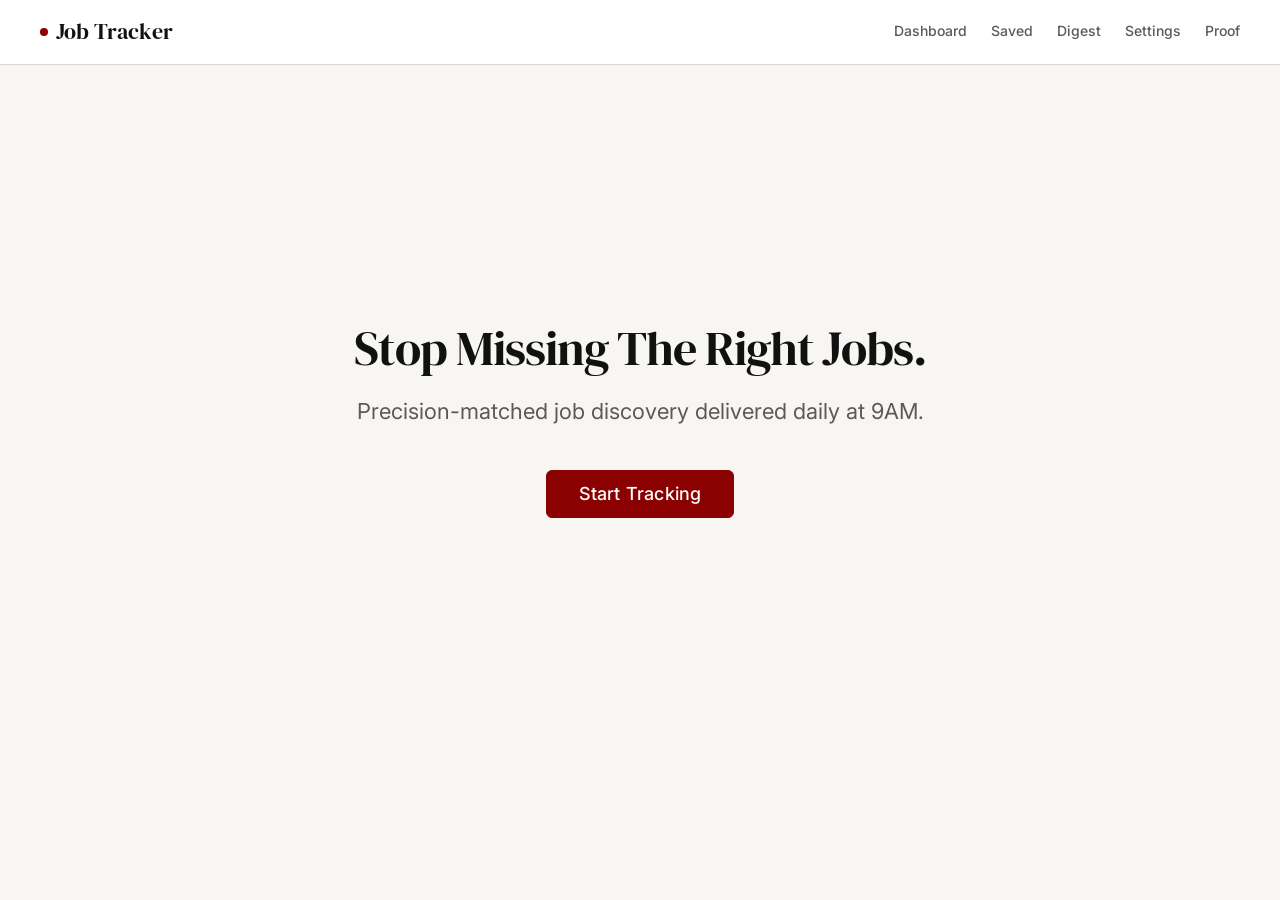
<file: index.html>
<!DOCTYPE html>
<html lang="en">

<head>
    <meta charset="UTF-8">
    <meta name="viewport" content="width=device-width, initial-scale=1.0">
    <title>Job Notification Tracker</title>
    <link rel="preconnect" href="https://fonts.googleapis.com" />
    <link rel="preconnect" href="https://fonts.gstatic.com" crossorigin />
    <link href="https://fonts.googleapis.com/css2?family=DM+Serif+Display&family=Inter:wght@400;500;600&display=swap"
        rel="stylesheet" />
    <link rel="stylesheet" href="css/tokens.css">
    <link rel="stylesheet" href="css/base.css">
    <link rel="stylesheet" href="css/layout.css">
    <link rel="stylesheet" href="css/components.css">
    <style>
        /* Navigation Styles */
        .nav-header {
            background-color: var(--color-surface);
            border-bottom: 1px solid var(--color-border);
            position: sticky;
            top: 0;
            z-index: var(--z-topbar);
        }

        .nav-container {
            display: flex;
            align-items: center;
            justify-content: space-between;
            height: 64px;
        }

        .nav-brand {
            font-family: var(--font-heading);
            font-size: var(--text-lg);
            color: var(--color-text);
            text-decoration: none;
            display: flex;
            align-items: center;
            gap: var(--space-1);
        }

        .nav-links {
            display: flex;
            gap: var(--space-3);
        }

        .nav-link {
            font-family: var(--font-body);
            font-size: var(--text-sm);
            font-weight: var(--weight-medium);
            color: var(--color-muted);
            text-decoration: none;
            padding: var(--space-2) 0;
            border-bottom: 2px solid transparent;
            transition: color var(--duration-fast) var(--easing-standard);
        }

        .nav-link:hover {
            color: var(--color-text);
        }

        .nav-link.active {
            color: var(--color-text);
            border-bottom-color: var(--color-accent);
        }

        .mobile-menu-btn {
            display: none;
            background: none;
            border: none;
            font-size: var(--text-2xl);
            cursor: pointer;
            color: var(--color-text);
        }

        @media (max-width: 768px) {
            .nav-links {
                display: none;
                position: absolute;
                top: 64px;
                left: 0;
                right: 0;
                background-color: var(--color-surface);
                flex-direction: column;
                padding: var(--space-3) var(--space-5);
                border-bottom: 1px solid var(--color-border);
                box-shadow: var(--shadow-card);
            }

            .nav-links.show {
                display: flex;
            }

            .mobile-menu-btn {
                display: block;
            }
        }

        /* Hero Section Styles */
        .hero {
            padding: var(--space-8) 0;
            text-align: center;
            display: flex;
            flex-direction: column;
            align-items: center;
            justify-content: center;
            min-height: calc(100vh - 64px - var(--space-8) * 2);
        }

        .hero-title {
            font-family: var(--font-heading);
            font-size: var(--text-3xl);
            color: var(--color-text);
            margin-bottom: var(--space-2);
            line-height: var(--leading-tight);
            max-width: 800px;
            letter-spacing: -0.02em;
        }

        .hero-subtitle {
            font-size: var(--text-lg);
            color: var(--color-muted);
            margin-bottom: var(--space-5);
            max-width: 600px;
            line-height: var(--leading-relaxed);
        }

        @media (max-width: 768px) {
            .hero-title {
                font-size: var(--text-2xl);
            }

            .hero-subtitle {
                font-size: var(--text-md);
            }
        }
    </style>
</head>

<body>

    <header class="nav-header">
        <div class="container nav-container">
            <a href="index.html" class="nav-brand">
                <div class="top-bar__logo-dot"></div>
                Job Tracker
            </a>

            <button class="mobile-menu-btn" id="mobile-menu-btn" aria-label="Toggle menu">☰</button>

            <nav class="nav-links" id="nav-links">
                <a href="dashboard.html" class="nav-link">Dashboard</a>
                <a href="saved.html" class="nav-link">Saved</a>
                <a href="digest.html" class="nav-link">Digest</a>
                <a href="settings.html" class="nav-link">Settings</a>
                <a href="proof.html" class="nav-link">Proof</a>
            </nav>
        </div>
    </header>

    <main class="container">
        <section class="hero">
            <h1 class="hero-title">Stop Missing The Right Jobs.</h1>
            <p class="hero-subtitle">Precision-matched job discovery delivered daily at 9AM.</p>
            <a href="settings.html" class="btn btn--primary"
                style="padding: 14px 32px; font-size: var(--text-md);">Start Tracking</a>
        </section>
    </main>

    <script>
        document.getElementById('mobile-menu-btn').addEventListener('click', function () {
            document.getElementById('nav-links').classList.toggle('show');
        });
    </script>
</body>

</html>
</file>
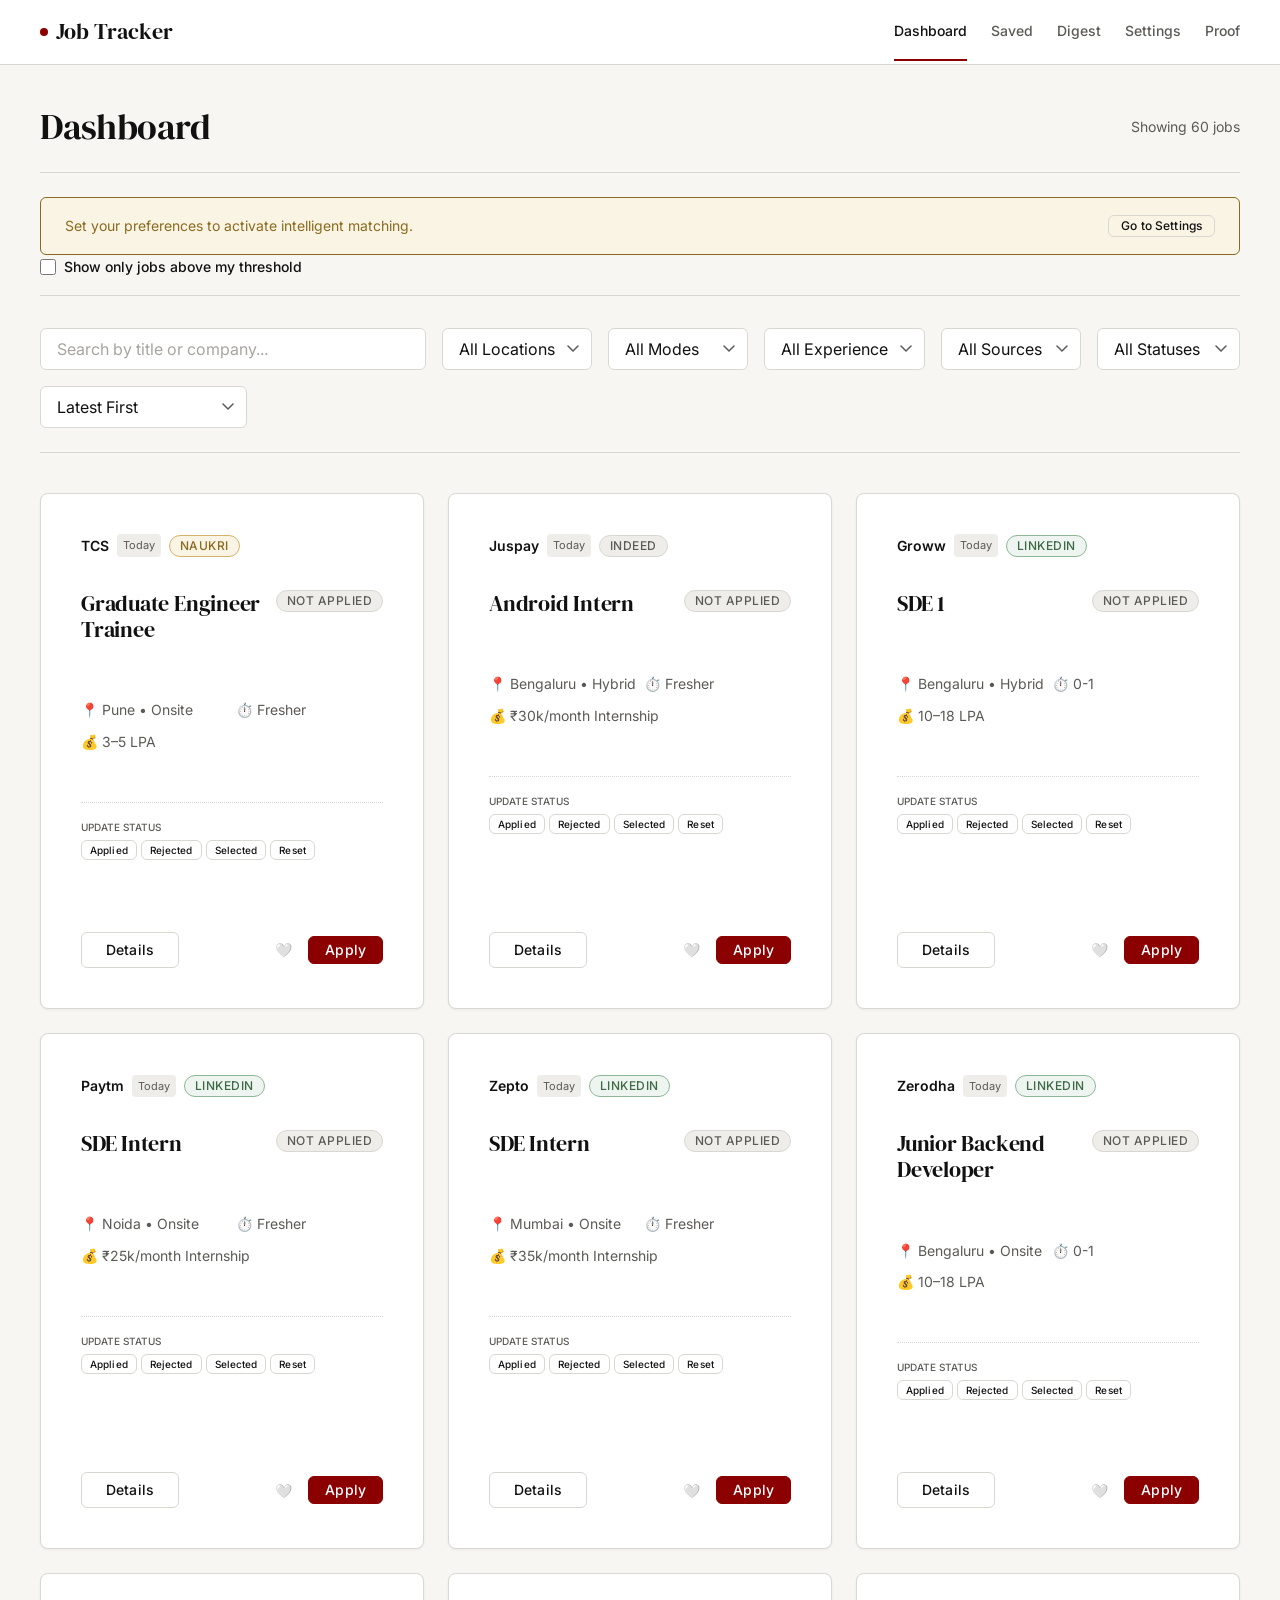
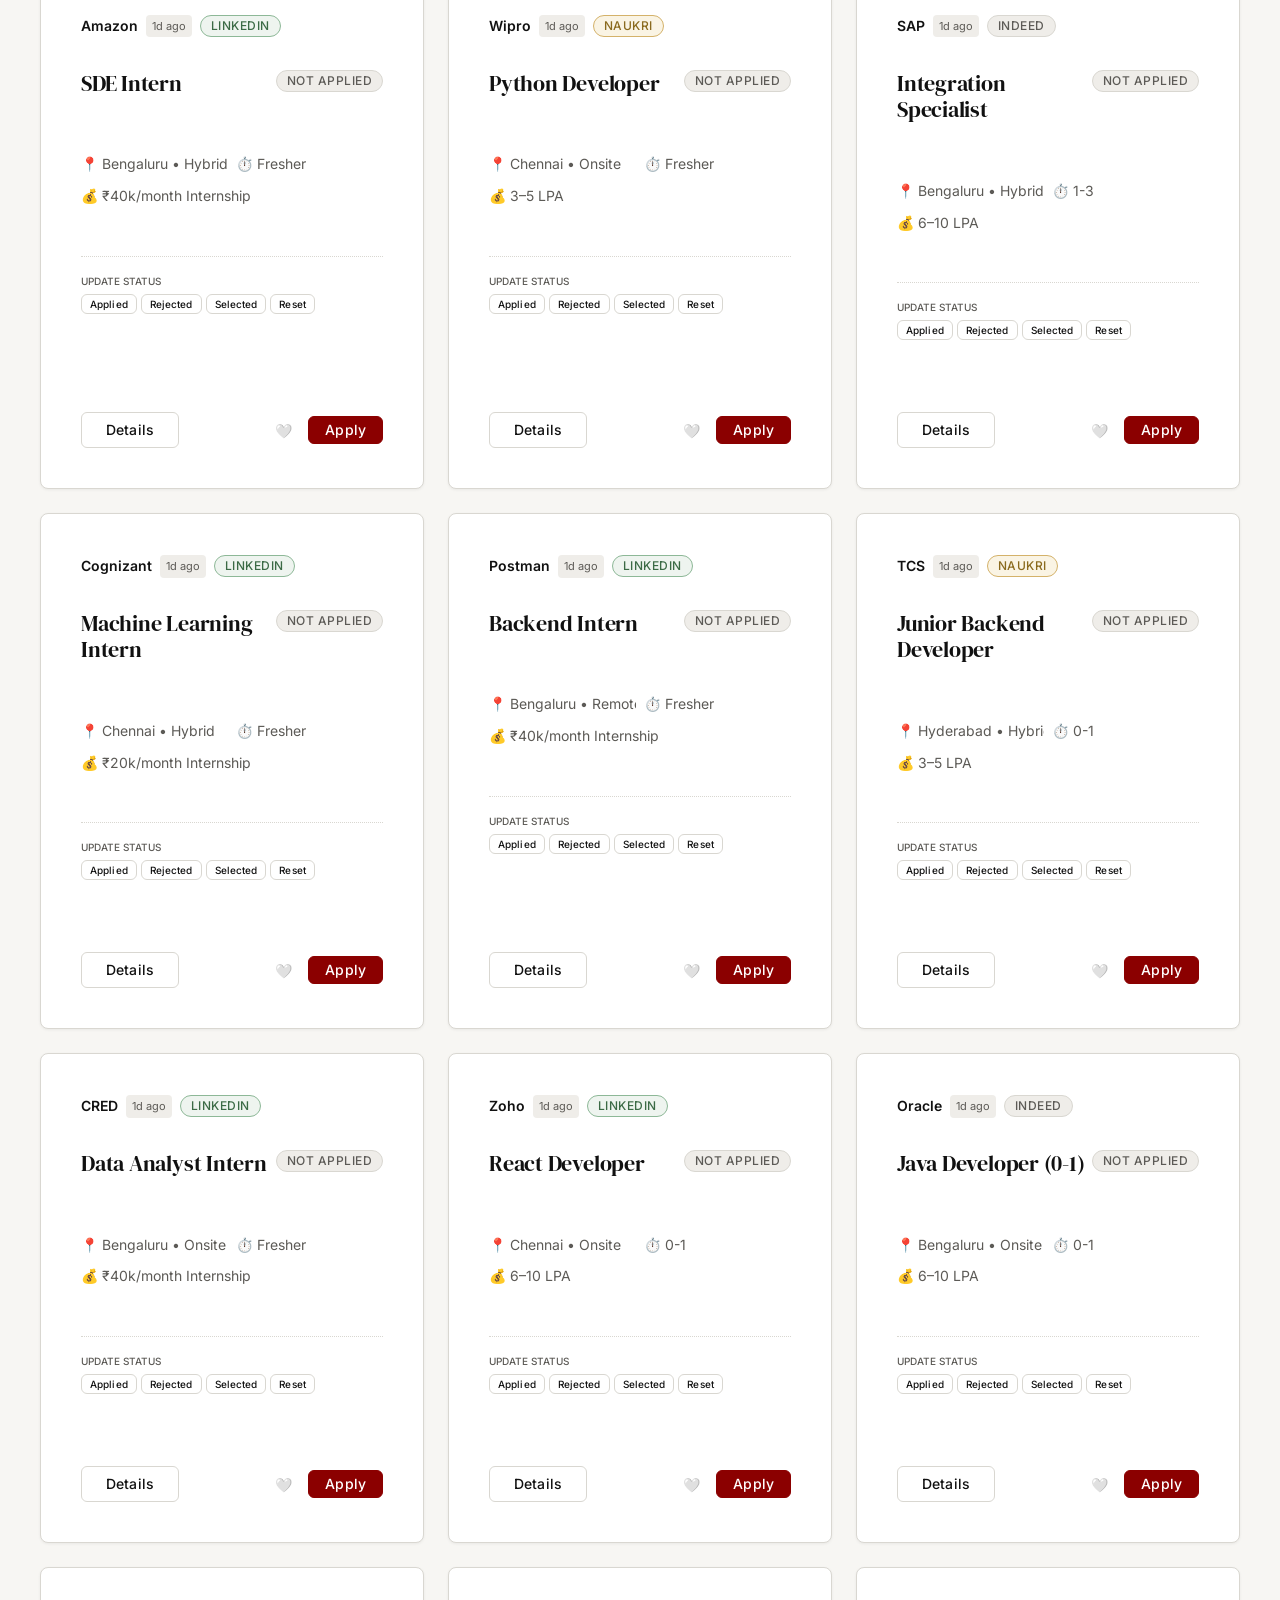
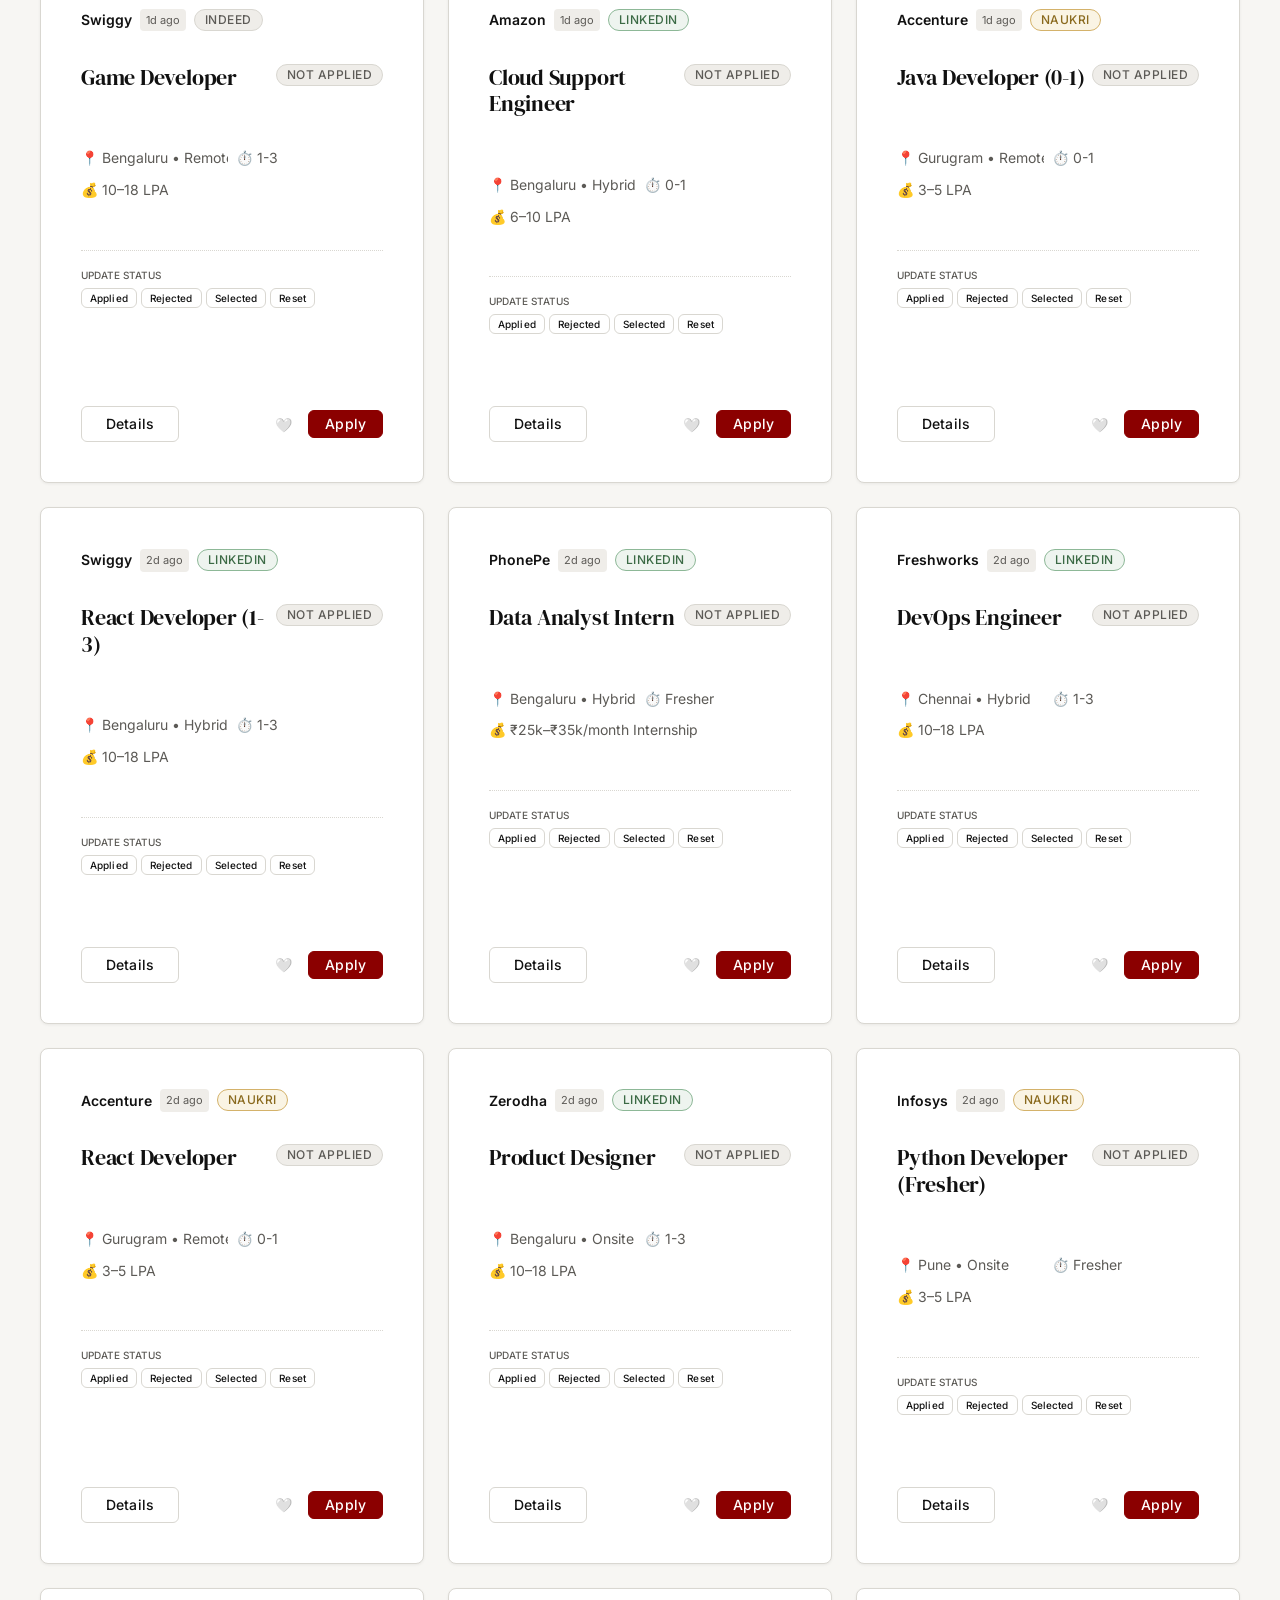
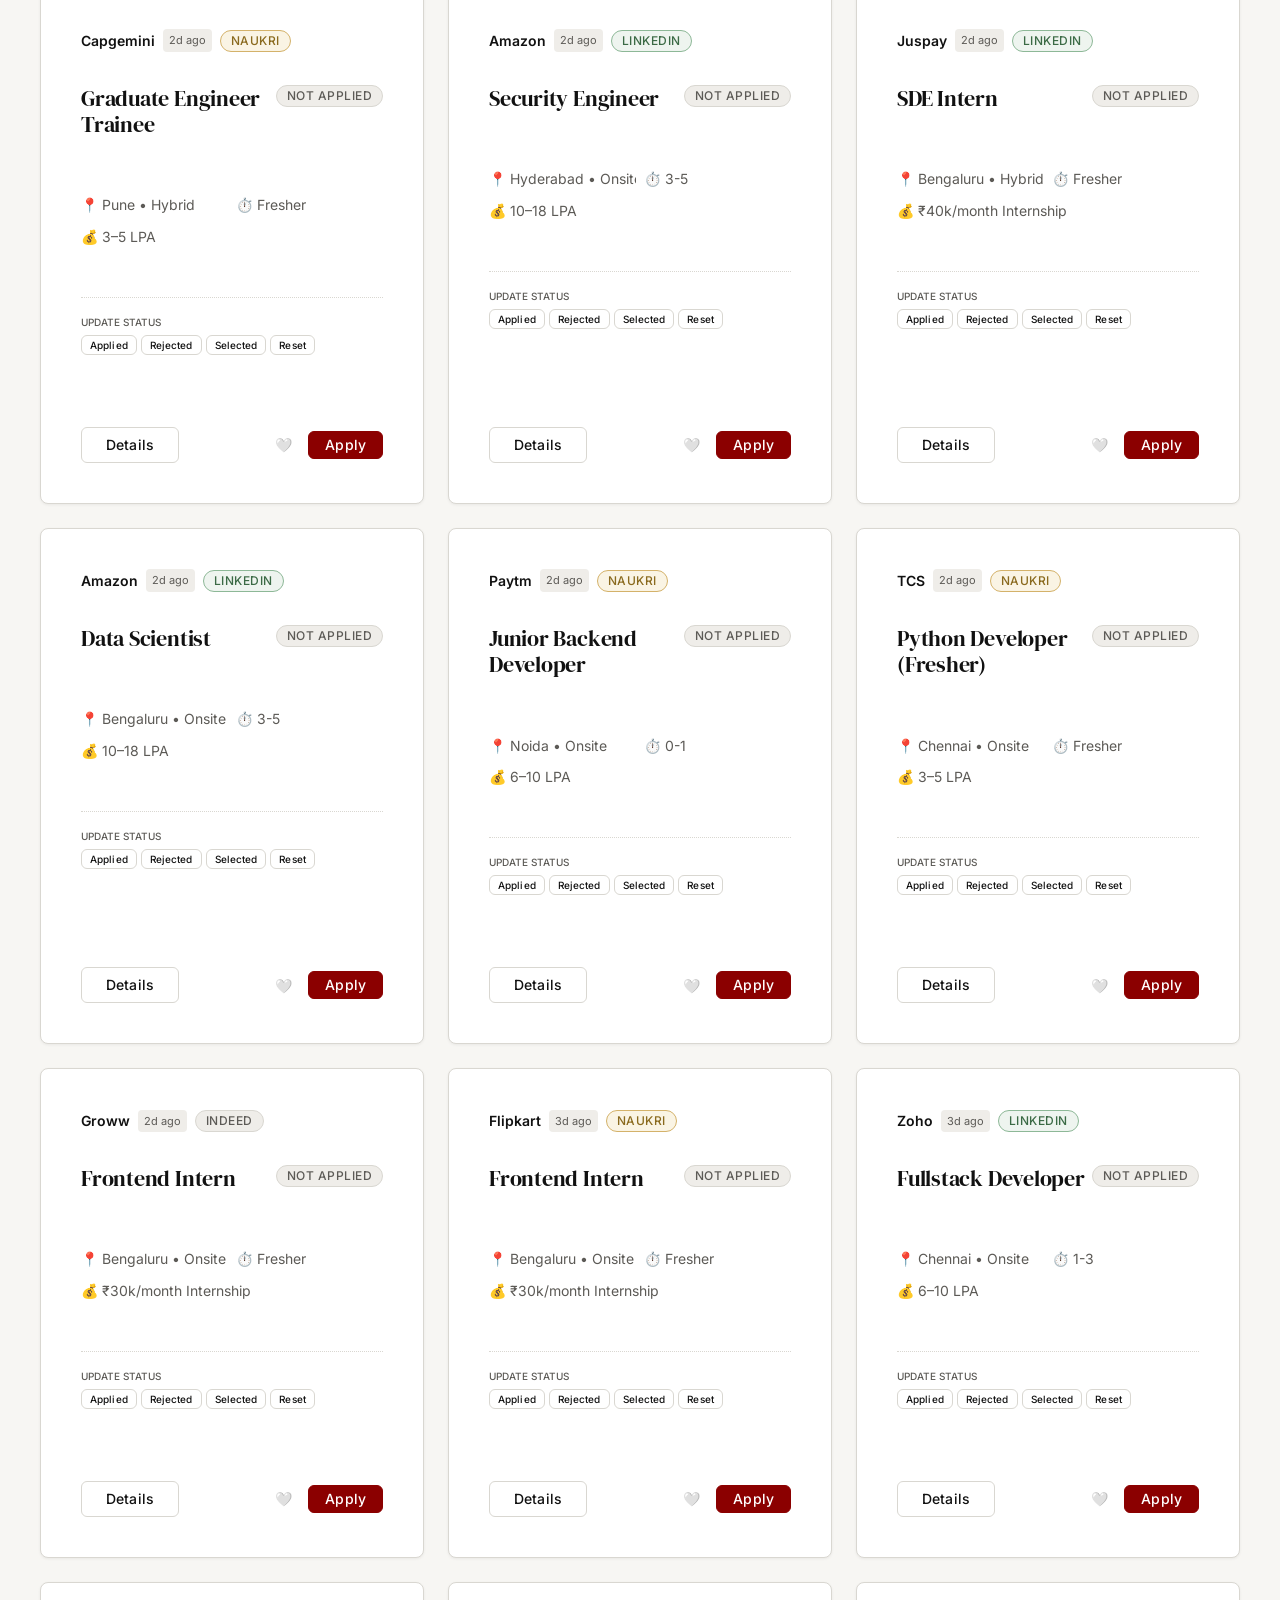
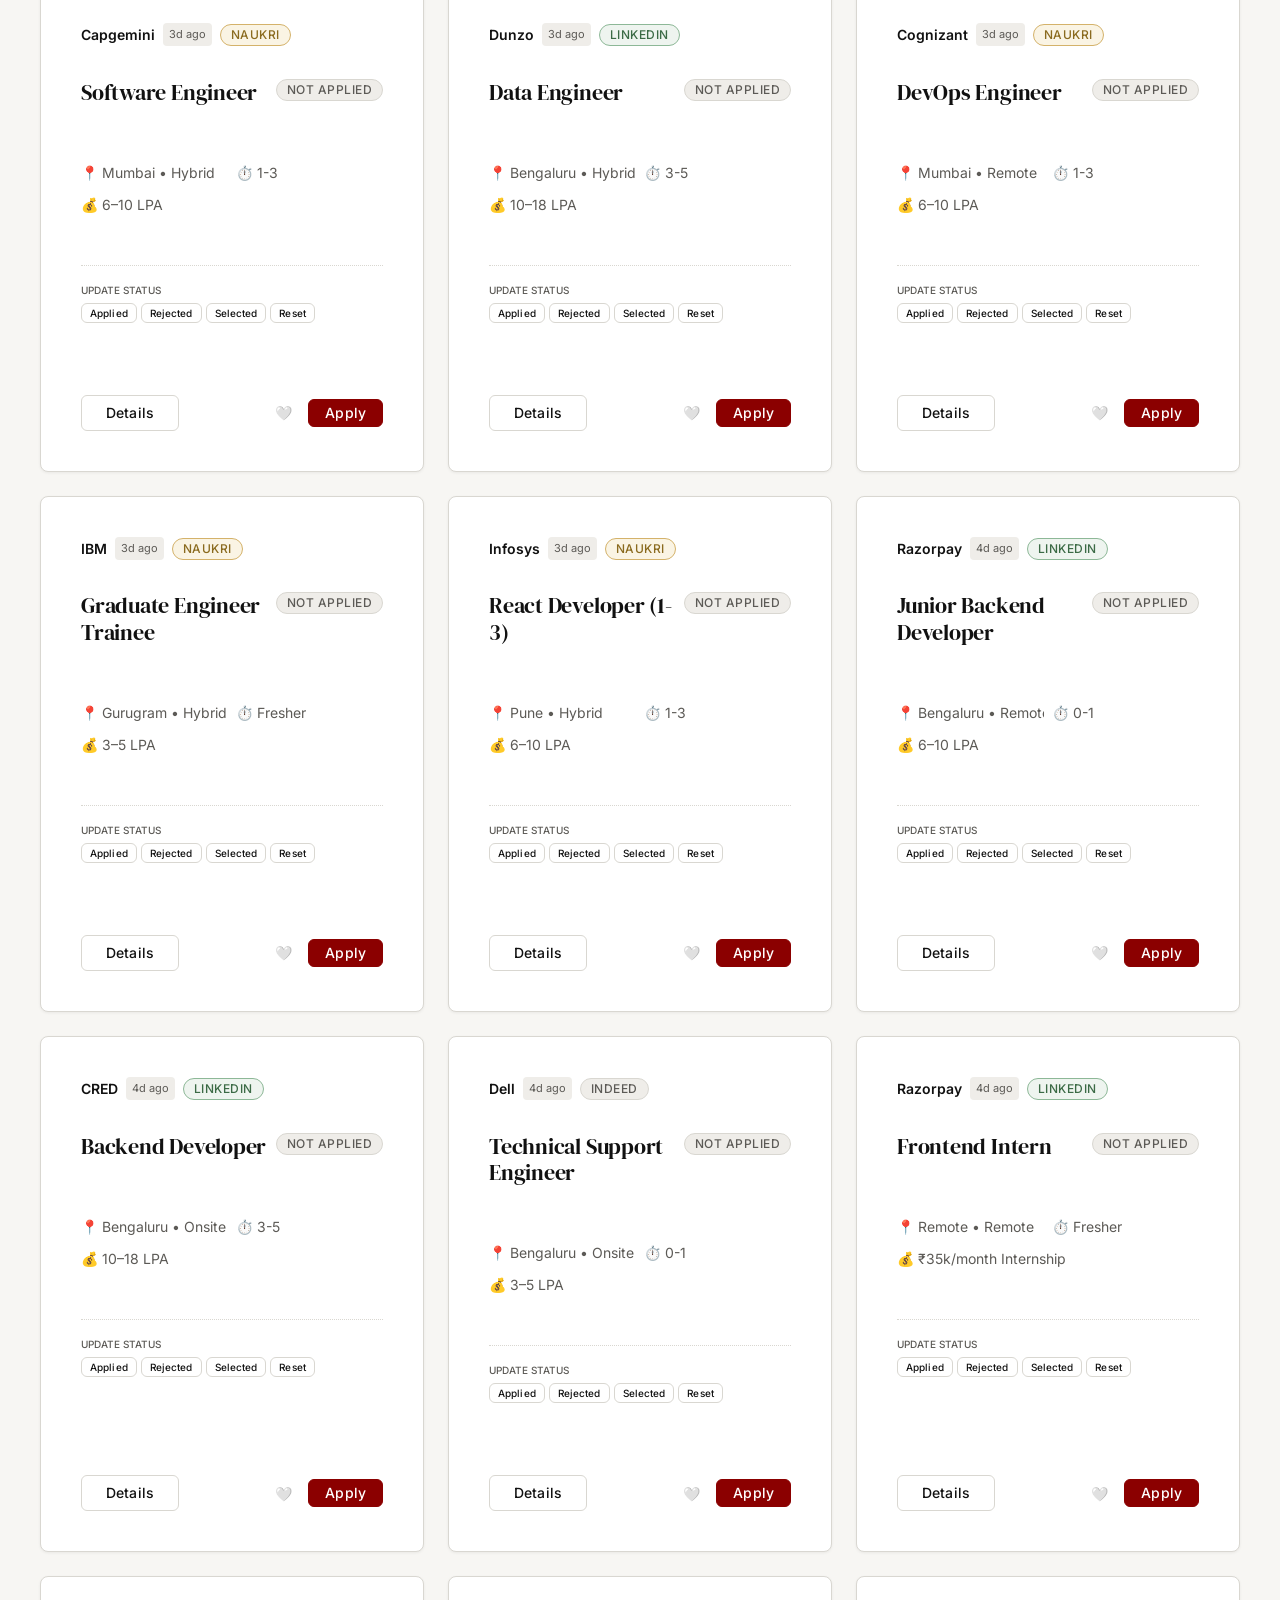
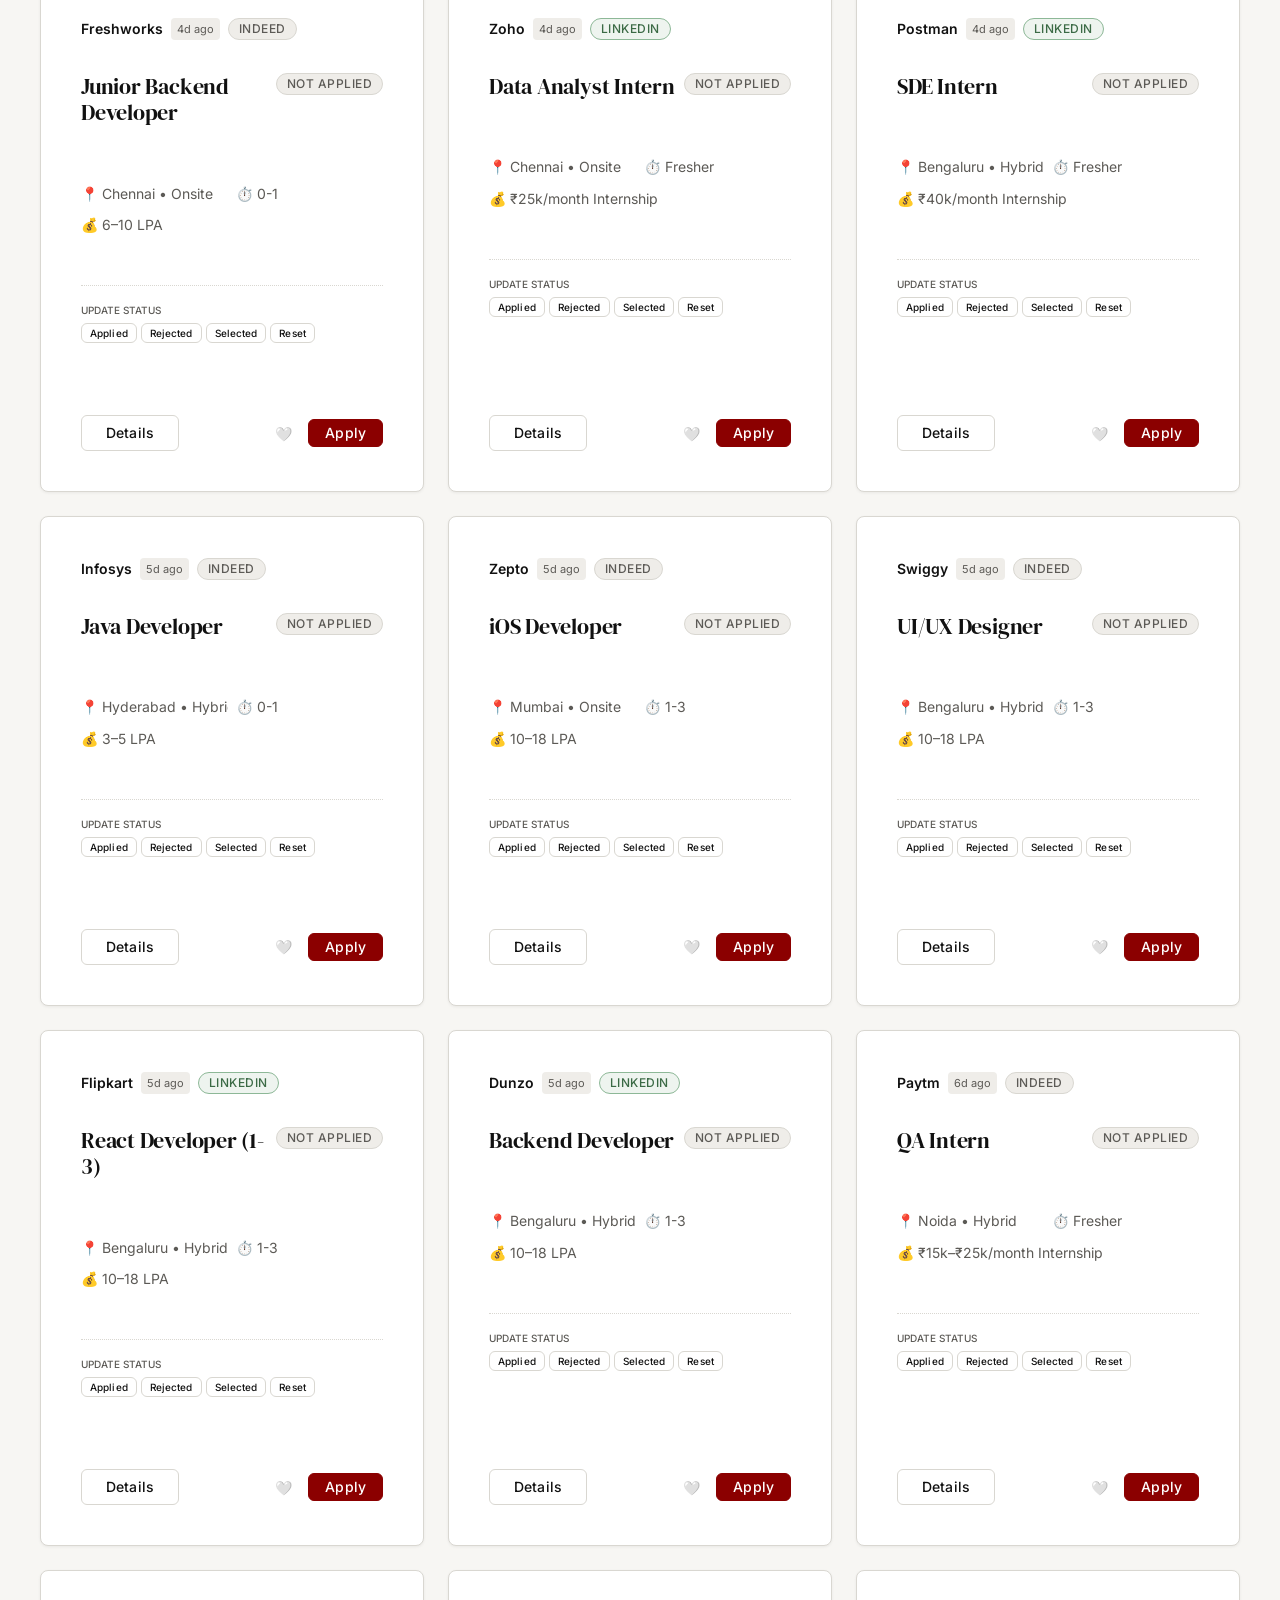
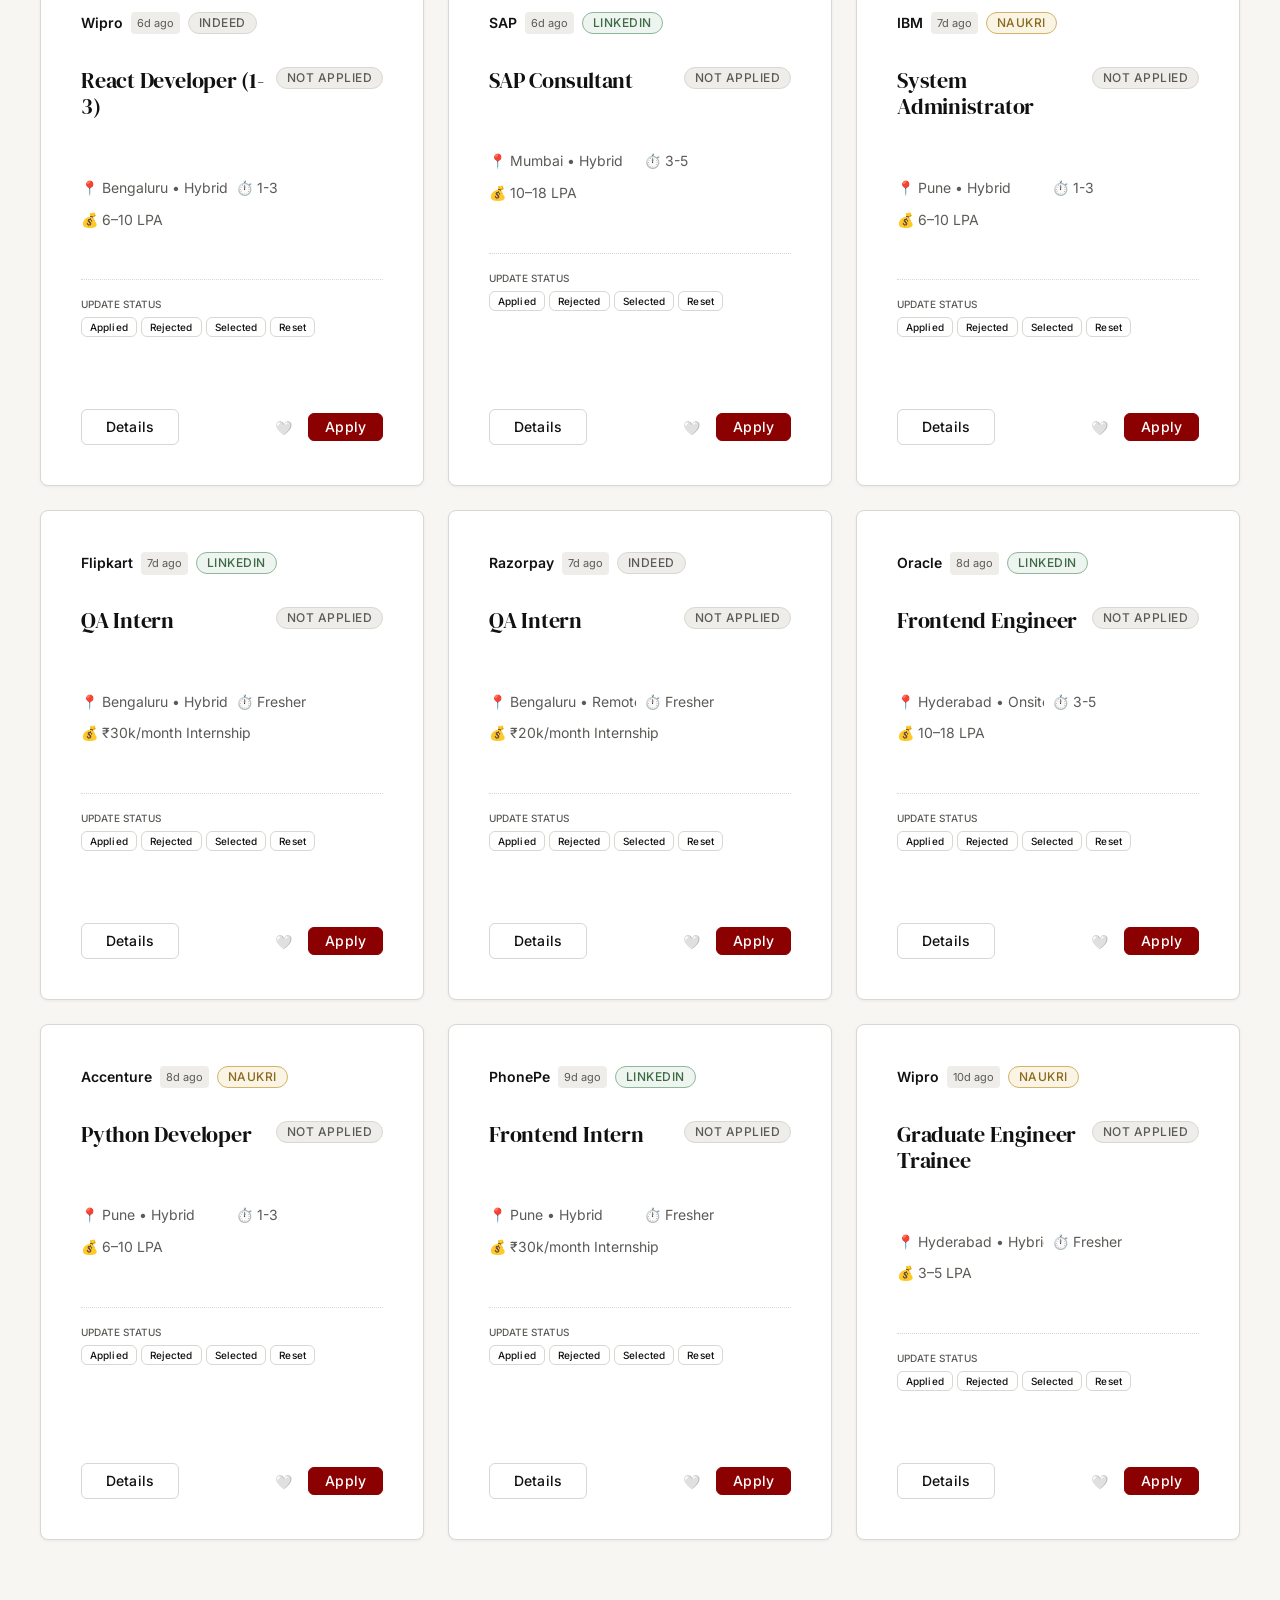
<file: dashboard.html>
<!DOCTYPE html>
<html lang="en">

<head>
    <meta charset="UTF-8">
    <meta name="viewport" content="width=device-width, initial-scale=1.0">
    <title>Dashboard - Job Notification Tracker</title>
    <link rel="preconnect" href="https://fonts.googleapis.com" />
    <link rel="preconnect" href="https://fonts.gstatic.com" crossorigin />
    <link href="https://fonts.googleapis.com/css2?family=DM+Serif+Display&family=Inter:wght@400;500;600&display=swap"
        rel="stylesheet" />
    <link rel="stylesheet" href="css/tokens.css">
    <link rel="stylesheet" href="css/base.css">
    <link rel="stylesheet" href="css/layout.css">
    <link rel="stylesheet" href="css/components.css">
    <style>
        /* Navigation Styles */
        .nav-header {
            background-color: var(--color-surface);
            border-bottom: 1px solid var(--color-border);
            position: sticky;
            top: 0;
            z-index: var(--z-topbar);
        }

        .nav-container {
            display: flex;
            align-items: center;
            justify-content: space-between;
            height: 64px;
        }

        .nav-brand {
            font-family: var(--font-heading);
            font-size: var(--text-lg);
            color: var(--color-text);
            text-decoration: none;
            display: flex;
            align-items: center;
            gap: var(--space-1);
        }

        .nav-links {
            display: flex;
            gap: var(--space-3);
        }

        .nav-link {
            font-family: var(--font-body);
            font-size: var(--text-sm);
            font-weight: var(--weight-medium);
            color: var(--color-muted);
            text-decoration: none;
            padding: var(--space-2) 0;
            border-bottom: 2px solid transparent;
            transition: color var(--duration-fast) var(--easing-standard);
        }

        .nav-link:hover {
            color: var(--color-text);
        }

        .nav-link.active {
            color: var(--color-text);
            border-bottom-color: var(--color-accent);
        }

        .mobile-menu-btn {
            display: none;
            background: none;
            border: none;
            font-size: var(--text-2xl);
            cursor: pointer;
            color: var(--color-text);
        }

        @media (max-width: 768px) {
            .nav-links {
                display: none;
                position: absolute;
                top: 64px;
                left: 0;
                right: 0;
                background-color: var(--color-surface);
                flex-direction: column;
                padding: var(--space-3) var(--space-5);
                border-bottom: 1px solid var(--color-border);
                box-shadow: var(--shadow-card);
            }

            .nav-links.show {
                display: flex;
            }

            .mobile-menu-btn {
                display: block;
            }
        }

        /* Page Header */
        .page-header {
            padding: var(--space-5) 0 var(--space-3) 0;
            border-bottom: 1px solid var(--color-border);
            margin-bottom: var(--space-3);
            display: flex;
            align-items: center;
            justify-content: space-between;
            flex-wrap: wrap;
            gap: var(--space-2);
        }

        .page-title {
            font-family: var(--font-heading);
            font-size: var(--text-2xl);
            color: var(--color-text);
        }

        /* Filter Bar */
        .filter-bar {
            display: flex;
            flex-wrap: wrap;
            gap: var(--space-2);
            padding-bottom: var(--space-3);
            border-bottom: 1px solid var(--color-border);
            margin-bottom: var(--space-5);
        }

        .filter-search {
            flex: 1;
            min-width: 250px;
        }

        .filter-select {
            width: auto;
            min-width: 140px;
        }

        /* Job Grid */
        .job-grid {
            display: grid;
            grid-template-columns: repeat(auto-fill, minmax(320px, 1fr));
            gap: var(--space-3);
            margin-bottom: var(--space-8);
        }

        .job-card {
            display: flex;
            flex-direction: column;
        }

        .job-card__meta {
            display: flex;
            flex-wrap: wrap;
            align-items: center;
            gap: var(--space-1);
            margin-bottom: var(--space-1);
        }

        .job-card__company {
            font-weight: var(--weight-semibold);
            color: var(--color-text);
            font-size: var(--text-sm);
        }

        .job-card__tag {
            font-size: 11px;
            color: var(--color-muted);
            background-color: var(--color-overlay);
            padding: 2px 6px;
            border-radius: var(--radius-sm);
            white-space: nowrap;
        }

        .job-card__details {
            font-size: var(--text-sm);
            color: var(--color-muted);
            margin-top: var(--space-2);
            display: grid;
            grid-template-columns: 1fr 1fr;
            gap: var(--space-1);
        }

        .job-card__detail-item {
            display: flex;
            align-items: center;
            gap: 4px;
            white-space: nowrap;
            overflow: hidden;
            text-overflow: ellipsis;
        }

        .job-card__footer {
            margin-top: auto;
            padding-top: var(--space-3);
            display: flex;
            align-items: center;
            justify-content: space-between;
            gap: var(--space-2);
        }

        .job-card__actions {
            display: flex;
            gap: var(--space-1);
        }

        /* Modal Styles */
        .modal-overlay {
            position: fixed;
            top: 0;
            left: 0;
            right: 0;
            bottom: 0;
            background-color: rgba(0, 0, 0, 0.5);
            z-index: var(--z-overlay);
            display: flex;
            align-items: center;
            justify-content: center;
            padding: var(--space-3);
            opacity: 0;
            pointer-events: none;
            transition: opacity var(--duration-fast) var(--easing-standard);
        }

        .modal-overlay.open {
            opacity: 1;
            pointer-events: auto;
        }

        .modal {
            background-color: var(--color-surface);
            border-radius: var(--radius-lg);
            width: 100%;
            max-width: 600px;
            max-height: 90vh;
            overflow-y: auto;
            box-shadow: 0 10px 25px rgba(0, 0, 0, 0.1);
            display: flex;
            flex-direction: column;
            transform: translateY(20px);
            transition: transform var(--duration-fast) var(--easing-standard);
        }

        .modal-overlay.open .modal {
            transform: translateY(0);
        }

        .modal__header {
            padding: var(--space-3) var(--space-4);
            border-bottom: 1px solid var(--color-border);
            display: flex;
            align-items: flex-start;
            justify-content: space-between;
        }

        .modal__close {
            background: none;
            border: none;
            font-size: var(--text-xl);
            line-height: 1;
            color: var(--color-muted);
            cursor: pointer;
        }

        .modal__body {
            padding: var(--space-4);
        }

        .modal__section {
            margin-bottom: var(--space-3);
        }

        .modal__label {
            font-size: var(--text-xs);
            text-transform: uppercase;
            letter-spacing: 0.05em;
            color: var(--color-muted);
            margin-bottom: var(--space-1);
            font-weight: var(--weight-semibold);
        }

        .modal__desc {
            font-size: var(--text-base);
            line-height: var(--leading-relaxed);
            color: var(--color-text);
        }

        .modal__tags {
            display: flex;
            flex-wrap: wrap;
            gap: var(--space-1);
        }

        .modal__footer {
            padding: var(--space-3) var(--space-4);
            border-top: 1px solid var(--color-border);
            display: flex;
            justify-content: flex-end;
            gap: var(--space-2);
        }
    </style>
</head>

<body>

    <header class="nav-header">
        <div class="container nav-container">
            <a href="index.html" class="nav-brand">
                <div class="top-bar__logo-dot"></div>
                Job Tracker
            </a>

            <button class="mobile-menu-btn" id="mobile-menu-btn" aria-label="Toggle menu">☰</button>

            <nav class="nav-links" id="nav-links">
                <a href="dashboard.html" class="nav-link active">Dashboard</a>
                <a href="saved.html" class="nav-link">Saved</a>
                <a href="digest.html" class="nav-link">Digest</a>
                <a href="settings.html" class="nav-link">Settings</a>
                <a href="proof.html" class="nav-link">Proof</a>
            </nav>
        </div>
    </header>

    <main class="container">
        <div class="page-header">
            <h1 class="page-title">Dashboard</h1>
            <div id="job-count" class="text-sm text-muted">Loading jobs...</div>
        </div>

        <div id="preferences-banner" class="alert alert--neutral" style="display: none; margin-bottom: var(--space-4);">
            <div style="display: flex; align-items: center; justify-content: space-between; width: 100%;">
                <span>Set your preferences to activate intelligent matching.</span>
                <a href="settings.html" class="btn btn--secondary"
                    style="padding: 4px 12px; font-size: var(--text-xs);">Go to Settings</a>
            </div>
        </div>

        <div class="filter-bar">
            <div
                style="display: flex; align-items: center; gap: var(--space-2); margin-bottom: var(--space-2); width: 100%; border-bottom: 1px solid var(--color-border); padding-bottom: var(--space-2);">
                <label
                    style="display: flex; align-items: center; gap: 8px; cursor: pointer; font-size: var(--text-sm); font-weight: 500;">
                    <input type="checkbox" id="filter-match-only" style="width: 16px; height: 16px;">
                    Show only jobs above my threshold
                </label>
            </div>

            <input type="text" id="filter-search" class="field-input filter-search"
                placeholder="Search by title or company...">

            <select id="filter-location" class="field-input field-input--select filter-select">
                <option value="">All Locations</option>
            </select>

            <select id="filter-mode" class="field-input field-input--select filter-select">
                <option value="">All Modes</option>
                <option value="Remote">Remote</option>
                <option value="Hybrid">Hybrid</option>
                <option value="Onsite">Onsite</option>
            </select>

            <select id="filter-experience" class="field-input field-input--select filter-select">
                <option value="">All Experience</option>
                <option value="Fresher">Fresher</option>
                <option value="0-1">0-1 Year</option>
                <option value="1-3">1-3 Years</option>
                <option value="3-5">3-5 Years</option>
            </select>

            <select id="filter-source" class="field-input field-input--select filter-select">
                <option value="">All Sources</option>
                <option value="LinkedIn">LinkedIn</option>
                <option value="Naukri">Naukri</option>
                <option value="Indeed">Indeed</option>
            </select>

            <select id="filter-status" class="field-input field-input--select filter-select">
                <option value="">All Statuses</option>
                <option value="Not Applied">Not Applied</option>
                <option value="Applied">Applied</option>
                <option value="Rejected">Rejected</option>
                <option value="Selected">Selected</option>
            </select>

            <select id="filter-sort" class="field-input field-input--select filter-select">
                <option value="latest">Latest First</option>
                <option value="score">Match Score</option>
                <option value="salary">Salary (High to Low)</option>
                <option value="oldest">Oldest First</option>
            </select>
        </div>

        <div id="jobs-grid" class="job-grid">
            <!-- Job cards will be injected here via JS -->
        </div>

        <div id="empty-state" class="empty-state" style="display: none;">
            <div class="empty-state__icon">📭</div>
            <h2 class="empty-state__title">No jobs found.</h2>
            <p class="empty-state__body">Try adjusting your filters or search keywords.</p>
        </div>
    </main>

    <!-- Job Details Modal -->
    <div id="job-modal" class="modal-overlay">
        <div class="modal">
            <div class="modal__header">
                <div>
                    <div class="job-card__meta">
                        <span id="modal-company" class="job-card__company">Company Name</span>
                        <span id="modal-posted" class="job-card__tag">2 days ago</span>
                        <span id="modal-source" class="job-card__tag">LinkedIn</span>
                    </div>
                    <h2 id="modal-title" class="card__title" style="font-size: var(--text-lg)">Job Title</h2>
                </div>
                <button class="modal__close" id="modal-close">&times;</button>
            </div>
            <div class="modal__body">
                <div class="job-card__details" style="grid-template-columns: 1fr 1fr; margin-bottom: var(--space-4);">
                    <div class="job-card__detail-item">📍 <span id="modal-location">Location</span></div>
                    <div class="job-card__detail-item">💼 <span id="modal-mode">Mode</span></div>
                    <div class="job-card__detail-item">⏱️ <span id="modal-experience">Experience</span></div>
                    <div class="job-card__detail-item">💰 <span id="modal-salary">Salary</span></div>
                </div>

                <div class="modal__section">
                    <div class="modal__label">Description</div>
                    <div id="modal-desc" class="modal__desc"></div>
                </div>

                <div class="modal__section">
                    <div class="modal__label">Required Skills</div>
                    <div id="modal-skills" class="modal__tags">
                        <!-- Skills injected here -->
                    </div>
                </div>
            </div>
            <div class="modal__footer">
                <button class="btn btn--secondary" id="modal-save">Save Job</button>
                <a href="#" target="_blank" class="btn btn--primary" id="modal-apply">Apply Now</a>
            </div>
        </div>
    </div>

    <!-- Load data -->
    <script src="js/data.js"></script>
    <script>
        // 1. Mobile Menu Toggle
        document.getElementById('mobile-menu-btn').addEventListener('click', function () {
            document.getElementById('nav-links').classList.toggle('show');
        });

        // 2. Fetch data & setup state
        let jobs = [];
        if (typeof getJobsData !== 'undefined') {
            jobs = getJobsData();
        }
        let savedJobs = JSON.parse(localStorage.getItem('savedJobs') || '[]');
        const userPrefs = JSON.parse(localStorage.getItem('jobTrackerPreferences') || 'null');
        let jobStatuses = JSON.parse(localStorage.getItem('jobTrackerStatus') || '{}');

        // DOM elements
        const grid = document.getElementById('jobs-grid');
        const emptyState = document.getElementById('empty-state');
        const jobCount = document.getElementById('job-count');
        const filterSearch = document.getElementById('filter-search');
        const filterLocation = document.getElementById('filter-location');
        const filterMode = document.getElementById('filter-mode');
        const filterExperience = document.getElementById('filter-experience');
        const filterSource = document.getElementById('filter-source');
        const filterStatus = document.getElementById('filter-status');
        const filterSort = document.getElementById('filter-sort');
        const filterMatchOnly = document.getElementById('filter-match-only');
        const prefsBanner = document.getElementById('preferences-banner');

        // Modal elements
        const modal = document.getElementById('job-modal');
        const modalClose = document.getElementById('modal-close');

        // 2a. Status Toggle Logic
        function updateJobStatus(jobId, newStatus) {
            jobStatuses[jobId] = {
                status: newStatus,
                updatedAt: new Date().toISOString()
            };
            localStorage.setItem('jobTrackerStatus', JSON.stringify(jobStatuses));

            // Notification
            if (typeof showToast === 'function') {
                showToast(`Status updated: ${newStatus}`, 'default');
            } else {
                console.log(`Status updated: ${newStatus}`);
            }

            renderJobs();
        }

        // 2b. Match Score Engine
        function calculateMatchScore(job, prefs) {
            if (!prefs) return 0;

            let score = 0;

            // +25 if any roleKeyword appears in job.title (case-insensitive)
            if (prefs.roleKeywords && prefs.roleKeywords.length > 0) {
                const titleLower = job.title.toLowerCase();
                const matchedKeyword = prefs.roleKeywords.some(kw => titleLower.includes(kw.toLowerCase()));
                if (matchedKeyword) score += 25;
            }

            // +15 if any roleKeyword appears in job.description
            if (prefs.roleKeywords && prefs.roleKeywords.length > 0) {
                const descLower = job.description.toLowerCase();
                const matchedKeyword = prefs.roleKeywords.some(kw => descLower.includes(kw.toLowerCase()));
                if (matchedKeyword) score += 15;
            }

            // +15 if job.location matches preferredLocations
            if (prefs.preferredLocations && prefs.preferredLocations.length > 0) {
                if (prefs.preferredLocations.includes(job.location)) score += 15;
            }

            // +10 if job.mode matches preferredMode
            if (prefs.preferredMode && prefs.preferredMode.length > 0) {
                if (prefs.preferredMode.includes(job.mode)) score += 10;
            }

            // +10 if job.experience matches experienceLevel
            if (prefs.experienceLevel && job.experience === prefs.experienceLevel) {
                score += 10;
            }

            // +15 if overlap between job.skills and user.skills (any match)
            if (prefs.skills && prefs.skills.length > 0 && job.skills && job.skills.length > 0) {
                const hasSkillOverlap = job.skills.some(skill =>
                    prefs.skills.some(userSkill =>
                        skill.toLowerCase().includes(userSkill.toLowerCase()) ||
                        userSkill.toLowerCase().includes(skill.toLowerCase())
                    )
                );
                if (hasSkillOverlap) score += 15;
            }

            // +5 if postedDaysAgo <= 2
            if (job.postedDaysAgo <= 2) score += 5;

            // +5 if source is LinkedIn
            if (job.source === 'LinkedIn') score += 5;

            return Math.min(score, 100);
        }

        // Initialize display scores
        jobs = jobs.map(job => ({
            ...job,
            matchScore: calculateMatchScore(job, userPrefs)
        }));

        // Handle Banner Visibility
        if (!userPrefs) {
            prefsBanner.style.display = 'block';
        }

        // Populate Location Filter dynamically
        const uniqueLocations = [...new Set(jobs.map(j => j.location))].sort();
        uniqueLocations.forEach(loc => {
            const opt = document.createElement('option');
            opt.value = loc;
            opt.textContent = loc;
            filterLocation.appendChild(opt);
        });

        // 2b. Salary Parsing Helper
        function getSalaryValue(salaryStr) {
            if (!salaryStr) return 0;
            // Handle LPA (Lakhs Per Annum)
            const lpaMatch = salaryStr.match(/(\d+)/);
            if (salaryStr.toUpperCase().includes('LPA')) {
                return parseFloat(lpaMatch[0]) * 100000;
            }
            // Handle Monthly Internship
            const monthlyMatch = salaryStr.match(/(\d+)/);
            if (salaryStr.toLowerCase().includes('month')) {
                return parseFloat(monthlyMatch[0]) * 12000; // rough estimation for sorting
            }
            return 0;
        }

        // 3. Render Jobs Function
        function renderJobs() {
            grid.innerHTML = '';

            // Filter logic
            const searchTerms = filterSearch.value.toLowerCase();
            const minThreshold = userPrefs ? userPrefs.minMatchScore : 0;
            const onlyMatches = filterMatchOnly.checked;

            const filteredJobs = jobs.filter(job => {
                const matchesSearch = job.title.toLowerCase().includes(searchTerms) ||
                    job.company.toLowerCase().includes(searchTerms);
                const matchesLocation = filterLocation.value === '' || job.location === filterLocation.value;
                const matchesMode = filterMode.value === '' || job.mode === filterMode.value;
                const matchesExp = filterExperience.value === '' || job.experience === filterExperience.value;
                const matchesSource = filterSource.value === '' || job.source === filterSource.value;

                // Status Filter
                const statusInfo = jobStatuses[job.id] || { status: 'Not Applied' };
                const matchesStatus = filterStatus.value === '' || statusInfo.status === filterStatus.value;

                // Match Threshold Filter
                const matchesThreshold = !onlyMatches || job.matchScore >= minThreshold;

                return matchesSearch && matchesLocation && matchesMode && matchesExp && matchesSource && matchesThreshold && matchesStatus;
            });

            // Sort logic
            filteredJobs.sort((a, b) => {
                const sortType = filterSort.value;
                if (sortType === 'latest') return a.postedDaysAgo - b.postedDaysAgo;
                if (sortType === 'oldest') return b.postedDaysAgo - a.postedDaysAgo;
                if (sortType === 'score') return b.matchScore - a.matchScore;
                if (sortType === 'salary') return getSalaryValue(b.salaryRange) - getSalaryValue(a.salaryRange);
                return 0;
            });

            jobCount.textContent = `Showing ${filteredJobs.length} jobs`;

            if (filteredJobs.length === 0) {
                grid.style.display = 'none';
                emptyState.style.display = 'flex';

                const emptyTitle = emptyState.querySelector('.empty-state__title');
                const emptyBody = emptyState.querySelector('.empty-state__body');

                if (onlyMatches) {
                    emptyTitle.textContent = "No matches found.";
                    emptyBody.textContent = "No roles match your criteria. Adjust filters or lower threshold.";
                } else {
                    emptyTitle.textContent = "No jobs found.";
                    emptyBody.textContent = "Try adjusting your filters or search keywords.";
                }
                return;
            }

            grid.style.display = 'grid';
            emptyState.style.display = 'none';

            filteredJobs.forEach(job => {
                const isSaved = savedJobs.includes(job.id);
                const postedText = job.postedDaysAgo === 0 ? 'Today' : `${job.postedDaysAgo}d ago`;

                // Job Status
                const statusInfo = jobStatuses[job.id] || { status: 'Not Applied' };
                const currentStatus = statusInfo.status;
                let statusBadgeClass = 'badge--neutral';
                if (currentStatus === 'Applied') statusBadgeClass = 'badge--info';
                else if (currentStatus === 'Rejected') statusBadgeClass = 'badge--error';
                else if (currentStatus === 'Selected') statusBadgeClass = 'badge--success';

                // Match score badge color
                let scoreClass = 'badge--neutral';
                if (job.matchScore >= 80) scoreClass = 'badge--success';
                else if (job.matchScore >= 60) scoreClass = 'badge--warning';
                else if (job.matchScore >= 40) scoreClass = 'badge--neutral';
                else scoreClass = 'badge--subtle';

                const card = document.createElement('div');
                card.className = 'card job-card';
                card.innerHTML = `
                    <div class="job-card__meta">
                        <div style="display: flex; align-items: center; gap: 8px; width: 100%;">
                            <span class="job-card__company">${job.company}</span>
                            <span class="job-card__tag">${postedText}</span>
                            <span class="badge ${job.source === 'LinkedIn' ? 'badge--success' : (job.source === 'Naukri' ? 'badge--warning' : 'badge--neutral')}">${job.source}</span>
                            ${userPrefs ? `<span class="badge ${scoreClass}" style="margin-left: auto;">${job.matchScore}% Match</span>` : ''}
                        </div>
                    </div>
                    
                    <div style="display: flex; justify-content: space-between; align-items: flex-start; margin-bottom: var(--space-2);">
                        <h3 class="card__title" style="font-size: var(--text-lg); margin-bottom: 0;">${job.title}</h3>
                        <span class="badge ${statusBadgeClass}">${currentStatus}</span>
                    </div>
                    
                    <div class="job-card__details">
                        <div class="job-card__detail-item">📍 ${job.location} • ${job.mode}</div>
                        <div class="job-card__detail-item">⏱️ ${job.experience}</div>
                        <div class="job-card__detail-item" style="grid-column: 1 / -1">💰 ${job.salaryRange}</div>
                    </div>

                    <div style="margin-top: var(--space-3); padding-top: var(--space-2); border-top: 1px dotted var(--color-border); margin-bottom: var(--space-3);">
                        <label class="field-label" style="font-size: 10px; text-transform: uppercase; color: var(--color-muted); display: block; margin-bottom: 4px;">Update Status</label>
                        <div style="display: flex; gap: 4px; flex-wrap: wrap;">
                            <button class="btn btn--secondary status-btn ${currentStatus === 'Applied' ? 'btn--primary' : ''}" data-id="${job.id}" data-status="Applied" style="padding: 4px 8px; font-size: 10px; height: auto;">Applied</button>
                            <button class="btn btn--secondary status-btn ${currentStatus === 'Rejected' ? 'btn--primary' : ''}" data-id="${job.id}" data-status="Rejected" style="padding: 4px 8px; font-size: 10px; height: auto;">Rejected</button>
                            <button class="btn btn--secondary status-btn ${currentStatus === 'Selected' ? 'btn--primary' : ''}" data-id="${job.id}" data-status="Selected" style="padding: 4px 8px; font-size: 10px; height: auto;">Selected</button>
                            <button class="btn btn--secondary status-btn ${currentStatus === 'Not Applied' ? 'btn--primary' : ''}" data-id="${job.id}" data-status="Not Applied" style="padding: 4px 8px; font-size: 10px; height: auto;">Reset</button>
                        </div>
                    </div>

                    <div class="job-card__footer">
                        <button class="btn btn--secondary view-btn" data-id="${job.id}">Details</button>
                        <div class="job-card__actions">
                            <button class="btn-icon save-btn" data-id="${job.id}" title="${isSaved ? 'Unsave' : 'Save'}">
                                ${isSaved ? '❤️' : '🤍'}
                            </button>
                            <a href="${job.applyUrl}" target="_blank" class="btn btn--primary" style="padding: 6px 16px;">Apply</a>
                        </div>
                    </div>
                `;
                grid.appendChild(card);
            });

            attachCardEventListeners();
        }

        function attachCardEventListeners() {
            // View Buttons
            document.querySelectorAll('.view-btn').forEach(btn => {
                btn.addEventListener('click', (e) => {
                    const id = e.target.getAttribute('data-id');
                    const job = jobs.find(j => j.id === id);
                    if (job) openModal(job);
                });
            });

            // Save Buttons
            document.querySelectorAll('.save-btn').forEach(btn => {
                btn.addEventListener('click', (e) => {
                    const button = e.target.closest('.save-btn');
                    const id = button.getAttribute('data-id');
                    toggleSaveJob(id, button);
                });
            });

            // Status Buttons
            document.querySelectorAll('.status-btn').forEach(btn => {
                btn.addEventListener('click', (e) => {
                    const id = e.target.getAttribute('data-id');
                    const status = e.target.getAttribute('data-status');
                    updateJobStatus(id, status);
                });
            });
        }

        // Add event listeners for filters
        [filterSearch, filterLocation, filterMode, filterExperience, filterSource, filterStatus, filterSort, filterMatchOnly].forEach(el => {
            el.addEventListener('change', renderJobs);
        });
        filterSearch.addEventListener('input', renderJobs);

        // 4. Save Logic
        function toggleSaveJob(id, btnElement) {
            const index = savedJobs.indexOf(id);
            if (index > -1) {
                // Unsave
                savedJobs.splice(index, 1);
                btnElement.innerHTML = '🤍';
                btnElement.title = 'Save';
            } else {
                // Save
                savedJobs.push(id);
                btnElement.innerHTML = '❤️';
                btnElement.title = 'Unsave';
            }
            localStorage.setItem('savedJobs', JSON.stringify(savedJobs));

            // if modal is open and we are saving the same job, update it too
            const modalSaveBtn = document.getElementById('modal-save');
            if (modal.classList.contains('open') && modalSaveBtn.getAttribute('data-id') === id) {
                modalSaveBtn.textContent = savedJobs.includes(id) ? 'Saved ❤️' : 'Save Job';
                modalSaveBtn.style.color = savedJobs.includes(id) ? 'var(--color-accent)' : '';
            }
        }

        // 5. Modal Logic
        function openModal(job) {
            document.getElementById('modal-title').textContent = job.title;
            document.getElementById('modal-company').textContent = job.company;
            document.getElementById('modal-posted').textContent = job.postedDaysAgo === 0 ? 'Today' : `${job.postedDaysAgo}d ago`;
            document.getElementById('modal-source').textContent = job.source;
            document.getElementById('modal-location').textContent = job.location;
            document.getElementById('modal-mode').textContent = job.mode;
            document.getElementById('modal-experience').textContent = job.experience;
            document.getElementById('modal-salary').textContent = job.salaryRange;
            document.getElementById('modal-desc').textContent = job.description;
            document.getElementById('modal-apply').href = job.applyUrl;

            // Render skills
            const skillsContainer = document.getElementById('modal-skills');
            skillsContainer.innerHTML = '';
            job.skills.forEach(skill => {
                const s = document.createElement('span');
                s.className = 'job-card__tag';
                s.style.fontSize = 'var(--text-xs)';
                s.style.padding = '4px 8px';
                s.textContent = skill;
                skillsContainer.appendChild(s);
            });

            // Configure modal save btn
            const saveBtn = document.getElementById('modal-save');
            saveBtn.setAttribute('data-id', job.id);
            const isSaved = savedJobs.includes(job.id);
            saveBtn.textContent = isSaved ? 'Saved ❤️' : 'Save Job';
            saveBtn.style.color = isSaved ? 'var(--color-accent)' : '';

            saveBtn.onclick = () => {
                toggleSaveJob(job.id, document.querySelector(`.save-btn[data-id="${job.id}"]`));
                saveBtn.textContent = savedJobs.includes(job.id) ? 'Saved ❤️' : 'Save Job';
                saveBtn.style.color = savedJobs.includes(job.id) ? 'var(--color-accent)' : '';
            };

            modal.classList.add('open');
            document.body.style.overflow = 'hidden';
        }

        function closeModal() {
            modal.classList.remove('open');
            document.body.style.overflow = '';
        }

        modalClose.addEventListener('click', closeModal);
        modal.addEventListener('click', (e) => {
            if (e.target === modal) closeModal();
        });

        // 6. Listeners for filters
        filterSearch.addEventListener('input', renderJobs);
        filterLocation.addEventListener('change', renderJobs);
        filterMode.addEventListener('change', renderJobs);
        filterExperience.addEventListener('change', renderJobs);
        filterSource.addEventListener('change', renderJobs);
        filterSort.addEventListener('change', renderJobs);
        filterMatchOnly.addEventListener('change', renderJobs);

        // Init
        renderJobs();

    </script>
</body>

</html>
</file>
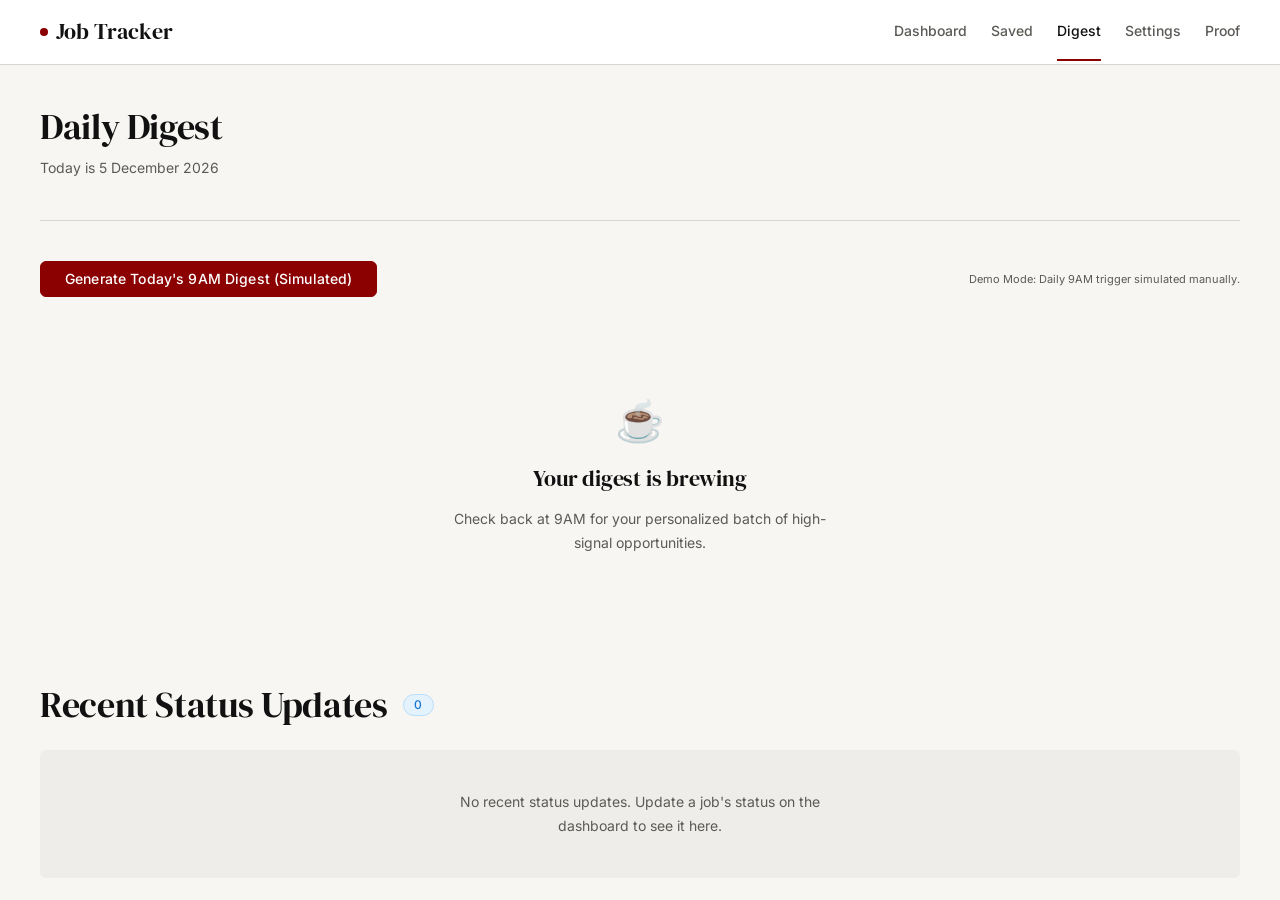
<file: digest.html>
<!DOCTYPE html>
<html lang="en">

<head>
    <meta charset="UTF-8">
    <meta name="viewport" content="width=device-width, initial-scale=1.0">
    <title>Daily Digest - Job Notification Tracker</title>
    <link rel="preconnect" href="https://fonts.googleapis.com" />
    <link rel="preconnect" href="https://fonts.gstatic.com" crossorigin />
    <link href="https://fonts.googleapis.com/css2?family=DM+Serif+Display&family=Inter:wght@400;500;600&display=swap"
        rel="stylesheet" />
    <link rel="stylesheet" href="css/tokens.css">
    <link rel="stylesheet" href="css/base.css">
    <link rel="stylesheet" href="css/layout.css">
    <link rel="stylesheet" href="css/components.css">
    <style>
        /* Navigation Styles */
        .nav-header {
            background-color: var(--color-surface);
            border-bottom: 1px solid var(--color-border);
            position: sticky;
            top: 0;
            z-index: var(--z-topbar);
        }

        .nav-container {
            display: flex;
            align-items: center;
            justify-content: space-between;
            height: 64px;
        }

        .nav-brand {
            font-family: var(--font-heading);
            font-size: var(--text-lg);
            color: var(--color-text);
            text-decoration: none;
            display: flex;
            align-items: center;
            gap: var(--space-1);
        }

        .nav-links {
            display: flex;
            gap: var(--space-3);
        }

        .nav-link {
            font-family: var(--font-body);
            font-size: var(--text-sm);
            font-weight: var(--weight-medium);
            color: var(--color-muted);
            text-decoration: none;
            padding: var(--space-2) 0;
            border-bottom: 2px solid transparent;
            transition: color var(--duration-fast) var(--easing-standard);
        }

        .nav-link:hover {
            color: var(--color-text);
        }

        .nav-link.active {
            color: var(--color-text);
            border-bottom-color: var(--color-accent);
        }

        .mobile-menu-btn {
            display: none;
            background: none;
            border: none;
            font-size: var(--text-2xl);
            cursor: pointer;
            color: var(--color-text);
        }

        @media (max-width: 768px) {
            .nav-links {
                display: none;
                position: absolute;
                top: 64px;
                left: 0;
                right: 0;
                background-color: var(--color-surface);
                flex-direction: column;
                padding: var(--space-3) var(--space-5);
                border-bottom: 1px solid var(--color-border);
                box-shadow: var(--shadow-card);
            }

            .nav-links.show {
                display: flex;
            }

            .mobile-menu-btn {
                display: block;
            }
        }

        /* Page Header Styles */
        .page-header {
            padding: var(--space-5) 0;
            border-bottom: 1px solid var(--color-border);
            margin-bottom: var(--space-5);
        }

        .page-title {
            font-family: var(--font-heading);
            font-size: var(--text-2xl);
            color: var(--color-text);
            margin-bottom: var(--space-1);
        }
    </style>
</head>

<body>

    <header class="nav-header">
        <div class="container nav-container">
            <a href="index.html" class="nav-brand">
                <div class="top-bar__logo-dot"></div>
                Job Tracker
            </a>

            <button class="mobile-menu-btn" id="mobile-menu-btn" aria-label="Toggle menu">☰</button>

            <nav class="nav-links" id="nav-links">
                <a href="dashboard.html" class="nav-link">Dashboard</a>
                <a href="saved.html" class="nav-link">Saved</a>
                <a href="digest.html" class="nav-link active">Digest</a>
                <a href="settings.html" class="nav-link">Settings</a>
                <a href="proof.html" class="nav-link">Proof</a>
            </nav>
        </div>
    </header>

    <main class="container">
        <div class="page-header">
            <h1 class="page-title">Daily Digest</h1>
            <p class="text-sm text-muted" id="digest-date-display"></p>
        </div>

        <div id="blocking-message" class="alert alert--neutral" style="display: none; margin-bottom: var(--space-4);">
            <div style="display: flex; align-items: center; justify-content: space-between; width: 100%;">
                <span>Set your preferences to activate intelligent matching and generate a personalized digest.</span>
                <a href="settings.html" class="btn btn--secondary"
                    style="padding: 4px 12px; font-size: var(--text-xs);">Go to Settings</a>
            </div>
        </div>

        <div id="digest-controls"
            style="margin-bottom: var(--space-5); display: flex; flex-wrap: wrap; gap: var(--space-2); align-items: center;">
            <button id="generate-digest-btn" class="btn btn--primary">Generate Today's 9AM Digest (Simulated)</button>
            <div id="digest-actions" style="display: none; gap: var(--space-2);">
                <button id="copy-digest-btn" class="btn btn--secondary">Copy Digest to Clipboard</button>
                <button id="email-digest-btn" class="btn btn--secondary">Create Email Draft</button>
            </div>
            <p style="font-size: 11px; color: var(--color-muted); margin-left: auto;">Demo Mode: Daily 9AM trigger
                simulated manually.</p>
        </div>

        <div id="digest-container" class="email-layout" style="display: none;">
            <div class="email-card">
                <div class="email-header">
                    <h2 class="email-title">Top 10 Jobs For You — 9AM Digest</h2>
                    <p class="email-subtitle" id="email-date-subtext"></p>
                </div>

                <div id="digest-list" class="email-body">
                    <!-- Digest items injected here -->
                </div>

                <div class="email-footer">
                    <p>This digest was generated based on your preferences.</p>
                    <p style="margin-top: 8px;">Job Notification Tracker &copy; 2026</p>
                </div>
            </div>
        </div>

        <div id="digest-empty" class="empty-state">
            <div class="empty-state__icon">☕</div>
            <h2 class="empty-state__title">Your digest is brewing</h2>
            <p class="empty-state__body">Check back at 9AM for your personalized batch of high-signal opportunities.</p>
        </div>

        <!-- Recent Status Updates Section -->
        <div id="status-updates-section" style="margin-top: var(--space-8); margin-bottom: var(--space-8);">
            <div style="display: flex; align-items: center; gap: var(--space-2); margin-bottom: var(--space-3);">
                <h2 class="page-title" style="margin-bottom: 0;">Recent Status Updates</h2>
                <span class="badge badge--info" id="status-update-count">0</span>
            </div>

            <div id="status-updates-container" class="card" style="padding: 0; overflow: hidden;">
                <div id="status-updates-list">
                    <!-- Status updates injected here -->
                </div>
            </div>

            <div id="status-updates-empty" class="empty-state"
                style="padding: var(--space-5); background-color: var(--color-overlay); border-radius: var(--radius-md); margin-top: var(--space-2);">
                <p class="empty-state__body">No recent status updates. Update a job's status on the dashboard to see it
                    here.</p>
            </div>
        </div>
    </main>

    <style>
        .status-update-item {
            padding: var(--space-3) var(--space-4);
            border-bottom: 1px solid var(--color-border);
            display: flex;
            justify-content: space-between;
            align-items: center;
        }

        .status-update-item:last-child {
            border-bottom: none;
        }

        .status-update-item__info {
            display: flex;
            flex-direction: column;
        }

        .status-update-item__title {
            font-weight: 600;
            color: var(--color-text);
            font-size: var(--text-sm);
        }

        .status-update-item__company {
            color: var(--color-muted);
            font-size: var(--text-xs);
        }

        .status-update-item__date {
            font-size: 10px;
            color: #A8A5A0;
            margin-top: 2px;
        }

        .email-layout {
            background-color: var(--color-bg);
            padding: var(--space-5) var(--space-2);
            border-radius: var(--radius-lg);
            display: flex;
            justify-content: center;
        }

        .email-card {
            background-color: var(--color-surface);
            max-width: 600px;
            width: 100%;
            border: 1px solid var(--color-border);
            box-shadow: var(--shadow-card);
            border-radius: var(--radius-sm);
            overflow: hidden;
        }

        .email-header {
            padding: var(--space-4);
            border-bottom: 2px solid var(--color-accent);
            text-align: center;
        }

        .email-title {
            font-family: var(--font-heading);
            font-size: var(--text-xl);
            color: var(--color-text);
            margin-bottom: 4px;
        }

        .email-subtitle {
            font-size: var(--text-sm);
            color: var(--color-muted);
        }

        .email-body {
            padding: var(--space-3);
        }

        .digest-item {
            padding: var(--space-3) 0;
            border-bottom: 1px solid var(--color-overlay);
            display: flex;
            justify-content: space-between;
            align-items: center;
            gap: var(--space-2);
        }

        .digest-item:last-child {
            border-bottom: none;
        }

        .digest-item__info {
            flex: 1;
        }

        .digest-item__title {
            font-weight: 600;
            font-size: var(--text-base);
            color: var(--color-text);
            margin-bottom: 2px;
        }

        .digest-item__meta {
            font-size: var(--text-xs);
            color: var(--color-muted);
        }

        .digest-item__score {
            font-weight: 600;
            font-size: var(--text-xs);
            color: var(--color-success);
            margin-top: 4px;
            display: block;
        }

        .email-footer {
            padding: var(--space-4);
            background-color: var(--color-overlay);
            color: var(--color-muted);
            font-size: var(--text-xs);
            text-align: center;
        }
    </style>

    <script src="js/data.js"></script>
    <script>
        // 1. Mobile Menu Toggle
        document.getElementById('mobile-menu-btn').addEventListener('click', function () {
            document.getElementById('nav-links').classList.toggle('show');
        });

        // 2. Fetch data & setup state
        let jobs = [];
        if (typeof getJobsData !== 'undefined') {
            jobs = getJobsData();
        }
        const userPrefs = JSON.parse(localStorage.getItem('jobTrackerPreferences') || 'null');

        // DOM elements
        const generateBtn = document.getElementById('generate-digest-btn');
        const digestContainer = document.getElementById('digest-container');
        const digestList = document.getElementById('digest-list');
        const digestEmpty = document.getElementById('digest-empty');
        const blockingMessage = document.getElementById('blocking-message');
        const emailDateSubtext = document.getElementById('email-date-subtext');
        const digestDateDisplay = document.getElementById('digest-date-display');
        const digestActions = document.getElementById('digest-actions');
        const copyBtn = document.getElementById('copy-digest-btn');
        const emailBtn = document.getElementById('email-digest-btn');

        // Get Today's Date String
        const today = new Array(0);
        const now = new Date();
        const dateStr = now.toISOString().split('T')[0]; // YYYY-MM-DD format
        const displayDate = now.toLocaleDateString('en-GB', { day: 'numeric', month: 'long', year: 'numeric' });

        digestDateDisplay.textContent = `Today is ${displayDate}`;

        // 3. Match Score Engine (Replicated for Digest)
        function calculateMatchScore(job, prefs) {
            if (!prefs) return 0;
            let score = 0;

            if (prefs.roleKeywords?.length > 0) {
                const titleLower = job.title.toLowerCase();
                if (prefs.roleKeywords.some(kw => titleLower.includes(kw.toLowerCase()))) score += 25;
                const descLower = job.description.toLowerCase();
                if (prefs.roleKeywords.some(kw => descLower.includes(kw.toLowerCase()))) score += 15;
            }
            if (prefs.preferredLocations?.includes(job.location)) score += 15;
            if (prefs.preferredMode?.includes(job.mode)) score += 10;
            if (prefs.experienceLevel && job.experience === prefs.experienceLevel) score += 10;
            if (prefs.skills?.length > 0 && job.skills?.length > 0) {
                const hasSkillOverlap = job.skills.some(skill =>
                    prefs.skills.some(userSkill =>
                        skill.toLowerCase().includes(userSkill.toLowerCase()) ||
                        userSkill.toLowerCase().includes(skill.toLowerCase())
                    )
                );
                if (hasSkillOverlap) score += 15;
            }
            if (job.postedDaysAgo <= 2) score += 5;
            if (job.source === 'LinkedIn') score += 5;

            return Math.min(score, 100);
        }

        // 4. Generate Digest
        function generateDigest() {
            if (!userPrefs) {
                blockingMessage.style.display = 'block';
                return;
            }

            const scoredJobs = jobs.map(job => ({
                ...job,
                matchScore: calculateMatchScore(job, userPrefs)
            }));

            // Filter for high quality matches + sort
            const digestJobs = scoredJobs
                .filter(job => job.matchScore > 0) // Only include relevant jobs
                .sort((a, b) => {
                    if (b.matchScore !== a.matchScore) return b.matchScore - a.matchScore;
                    return a.postedDaysAgo - b.postedDaysAgo;
                })
                .slice(0, 10);

            if (digestJobs.length === 0) {
                digestEmpty.innerHTML = `
                    <div class="empty-state__icon">🔍</div>
                    <h2 class="empty-state__title">No matching roles today</h2>
                    <p class="empty-state__body">No matching roles today. Check again tomorrow.</p>
                `;
                return;
            }

            const digestData = {
                date: dateStr,
                displayDate: displayDate,
                jobs: digestJobs
            };

            localStorage.setItem(`jobTrackerDigest_${dateStr}`, JSON.stringify(digestData));
            renderDigest(digestData);
        }

        // 5. Render Digest
        function renderDigest(data) {
            digestList.innerHTML = '';
            emailDateSubtext.textContent = data.displayDate;

            data.jobs.forEach(job => {
                const div = document.createElement('div');
                div.className = 'digest-item';
                div.innerHTML = `
                    <div class="digest-item__info">
                        <div class="digest-item__title">${job.title} at ${job.company}</div>
                        <div class="digest-item__meta">${job.location} • ${job.experience} • ${job.postedDaysAgo === 0 ? 'Today' : job.postedDaysAgo + 'd ago'}</div>
                        <span class="digest-item__score">${job.matchScore}% Match</span>
                    </div>
                    <a href="${job.applyUrl}" target="_blank" class="btn btn--primary" style="padding: 6px 14px; font-size: var(--text-xs);">Apply</a>
                `;
                digestList.appendChild(div);
            });

            digestContainer.style.display = 'flex';
            digestEmpty.style.display = 'none';
            digestActions.style.display = 'flex';
            generateBtn.style.display = 'none';
        }

        // 6. Action: Copy to Clipboard
        copyBtn.addEventListener('click', () => {
            const savedDigest = JSON.parse(localStorage.getItem(`jobTrackerDigest_${dateStr}`));
            if (!savedDigest) return;

            let text = `My 9AM Job Digest — ${savedDigest.displayDate}\n\n`;
            savedDigest.jobs.forEach((job, i) => {
                text += `${i + 1}. ${job.title} @ ${job.company}\n   ${job.location} | ${job.matchScore}% Match | ${job.applyUrl}\n\n`;
            });
            text += `Generated based on your preferences in Job Notification Tracker.`;

            navigator.clipboard.writeText(text).then(() => {
                const originalText = copyBtn.textContent;
                copyBtn.textContent = 'Copied! ✓';
                setTimeout(() => copyBtn.textContent = originalText, 2000);
            });
        });

        // 7. Action: Email Draft
        emailBtn.addEventListener('click', () => {
            const savedDigest = JSON.parse(localStorage.getItem(`jobTrackerDigest_${dateStr}`));
            if (!savedDigest) return;

            const subject = encodeURIComponent("My 9AM Job Digest");
            let body = `Top 10 Jobs For You — ${savedDigest.displayDate}\n\n`;
            savedDigest.jobs.forEach((job, i) => {
                body += `${i + 1}. ${job.title} at ${job.company}\n   Score: ${job.matchScore}% | Location: ${job.location}\n   Apply: ${job.applyUrl}\n\n`;
            });
            body += `Regards,\nJob Tracker User`;

            window.location.href = `mailto:?subject=${subject}&body=${encodeURIComponent(body)}`;
        });

        // 8. Recent Status Updates Logic
        function renderStatusUpdates() {
            const statusContainer = document.getElementById('status-updates-container');
            const statusList = document.getElementById('status-updates-list');
            const statusEmpty = document.getElementById('status-updates-empty');
            const statusCountBadge = document.getElementById('status-update-count');

            const statuses = JSON.parse(localStorage.getItem('jobTrackerStatus') || '{}');
            const updateItems = [];

            for (const jobId in statuses) {
                const job = jobs.find(j => j.id === jobId);
                if (job && statuses[jobId].status !== 'Not Applied') {
                    updateItems.push({
                        ...job,
                        ...statuses[jobId]
                    });
                }
            }

            // Sort by latest update date
            updateItems.sort((a, b) => new Date(b.updatedAt) - new Date(a.updatedAt));

            if (updateItems.length === 0) {
                statusContainer.style.display = 'none';
                statusEmpty.style.display = 'flex';
                statusCountBadge.textContent = '0';
                return;
            }

            statusContainer.style.display = 'block';
            statusEmpty.style.display = 'none';
            statusList.innerHTML = '';
            statusCountBadge.textContent = updateItems.length;

            updateItems.forEach(item => {
                const date = new Date(item.updatedAt);
                const dateText = date.toLocaleDateString('en-GB') + ' ' + date.toLocaleTimeString('en-GB', { hour: '2-digit', minute: '2-digit' });

                let badgeClass = 'badge--info';
                if (item.status === 'Rejected') badgeClass = 'badge--error';
                else if (item.status === 'Selected') badgeClass = 'badge--success';

                const div = document.createElement('div');
                div.className = 'status-update-item';
                div.innerHTML = `
                    <div class="status-update-item__info">
                        <span class="status-update-item__title">${item.title}</span>
                        <span class="status-update-item__company">${item.company}</span>
                        <span class="status-update-item__date">Updated: ${dateText}</span>
                    </div>
                    <span class="badge ${badgeClass}">${item.status}</span>
                `;
                statusList.appendChild(div);
            });
        }

        // Init: Check for existing today
        const existingDigest = localStorage.getItem(`jobTrackerDigest_${dateStr}`);
        if (existingDigest) {
            renderDigest(JSON.parse(existingDigest));
        }

        generateBtn.addEventListener('click', generateDigest);

        // Initial call
        renderStatusUpdates();
    </script>
</body>

</html>
</file>
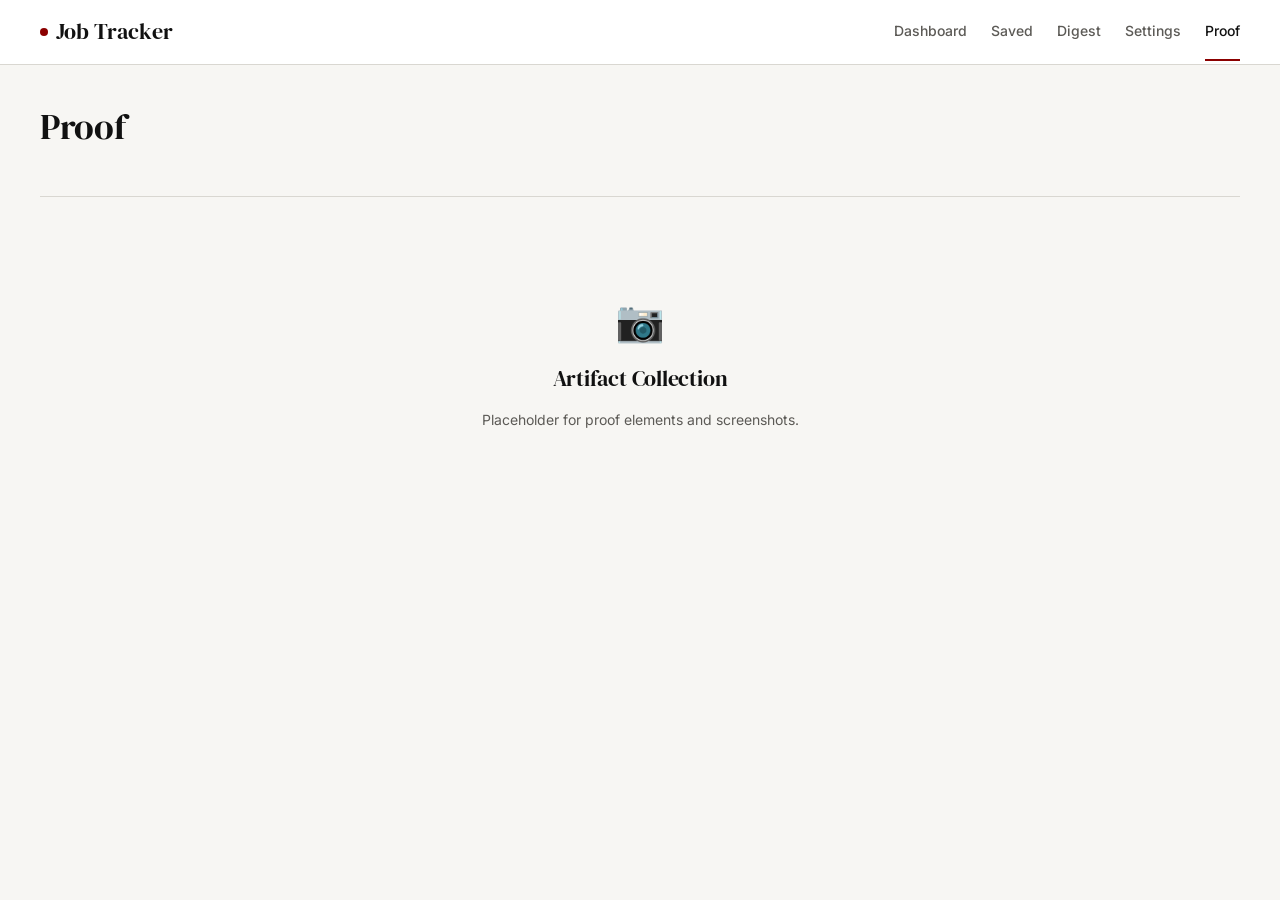
<file: proof.html>
<!DOCTYPE html>
<html lang="en">

<head>
    <meta charset="UTF-8">
    <meta name="viewport" content="width=device-width, initial-scale=1.0">
    <title>Proof - Job Notification Tracker</title>
    <link rel="preconnect" href="https://fonts.googleapis.com" />
    <link rel="preconnect" href="https://fonts.gstatic.com" crossorigin />
    <link href="https://fonts.googleapis.com/css2?family=DM+Serif+Display&family=Inter:wght@400;500;600&display=swap"
        rel="stylesheet" />
    <link rel="stylesheet" href="css/tokens.css">
    <link rel="stylesheet" href="css/base.css">
    <link rel="stylesheet" href="css/layout.css">
    <link rel="stylesheet" href="css/components.css">
    <style>
        /* Navigation Styles */
        .nav-header {
            background-color: var(--color-surface);
            border-bottom: 1px solid var(--color-border);
            position: sticky;
            top: 0;
            z-index: var(--z-topbar);
        }

        .nav-container {
            display: flex;
            align-items: center;
            justify-content: space-between;
            height: 64px;
        }

        .nav-brand {
            font-family: var(--font-heading);
            font-size: var(--text-lg);
            color: var(--color-text);
            text-decoration: none;
            display: flex;
            align-items: center;
            gap: var(--space-1);
        }

        .nav-links {
            display: flex;
            gap: var(--space-3);
        }

        .nav-link {
            font-family: var(--font-body);
            font-size: var(--text-sm);
            font-weight: var(--weight-medium);
            color: var(--color-muted);
            text-decoration: none;
            padding: var(--space-2) 0;
            border-bottom: 2px solid transparent;
            transition: color var(--duration-fast) var(--easing-standard);
        }

        .nav-link:hover {
            color: var(--color-text);
        }

        .nav-link.active {
            color: var(--color-text);
            border-bottom-color: var(--color-accent);
        }

        .mobile-menu-btn {
            display: none;
            background: none;
            border: none;
            font-size: var(--text-2xl);
            cursor: pointer;
            color: var(--color-text);
        }

        @media (max-width: 768px) {
            .nav-links {
                display: none;
                position: absolute;
                top: 64px;
                left: 0;
                right: 0;
                background-color: var(--color-surface);
                flex-direction: column;
                padding: var(--space-3) var(--space-5);
                border-bottom: 1px solid var(--color-border);
                box-shadow: var(--shadow-card);
            }

            .nav-links.show {
                display: flex;
            }

            .mobile-menu-btn {
                display: block;
            }
        }

        /* Page Header Styles */
        .page-header {
            padding: var(--space-5) 0;
            border-bottom: 1px solid var(--color-border);
            margin-bottom: var(--space-5);
        }

        .page-title {
            font-family: var(--font-heading);
            font-size: var(--text-2xl);
            color: var(--color-text);
            margin-bottom: var(--space-1);
        }
    </style>
</head>

<body>

    <header class="nav-header">
        <div class="container nav-container">
            <a href="index.html" class="nav-brand">
                <div class="top-bar__logo-dot"></div>
                Job Tracker
            </a>

            <button class="mobile-menu-btn" id="mobile-menu-btn" aria-label="Toggle menu">☰</button>

            <nav class="nav-links" id="nav-links">
                <a href="dashboard.html" class="nav-link">Dashboard</a>
                <a href="saved.html" class="nav-link">Saved</a>
                <a href="digest.html" class="nav-link">Digest</a>
                <a href="settings.html" class="nav-link">Settings</a>
                <a href="proof.html" class="nav-link active">Proof</a>
            </nav>
        </div>
    </header>

    <main class="container">
        <div class="page-header">
            <h1 class="page-title">Proof</h1>
        </div>

        <div class="empty-state">
            <div class="empty-state__icon">📷</div>
            <h2 class="empty-state__title">Artifact Collection</h2>
            <p class="empty-state__body">Placeholder for proof elements and screenshots.</p>
        </div>
    </main>

    <script>
        document.getElementById('mobile-menu-btn').addEventListener('click', function () {
            document.getElementById('nav-links').classList.toggle('show');
        });
    </script>
</body>

</html>
</file>
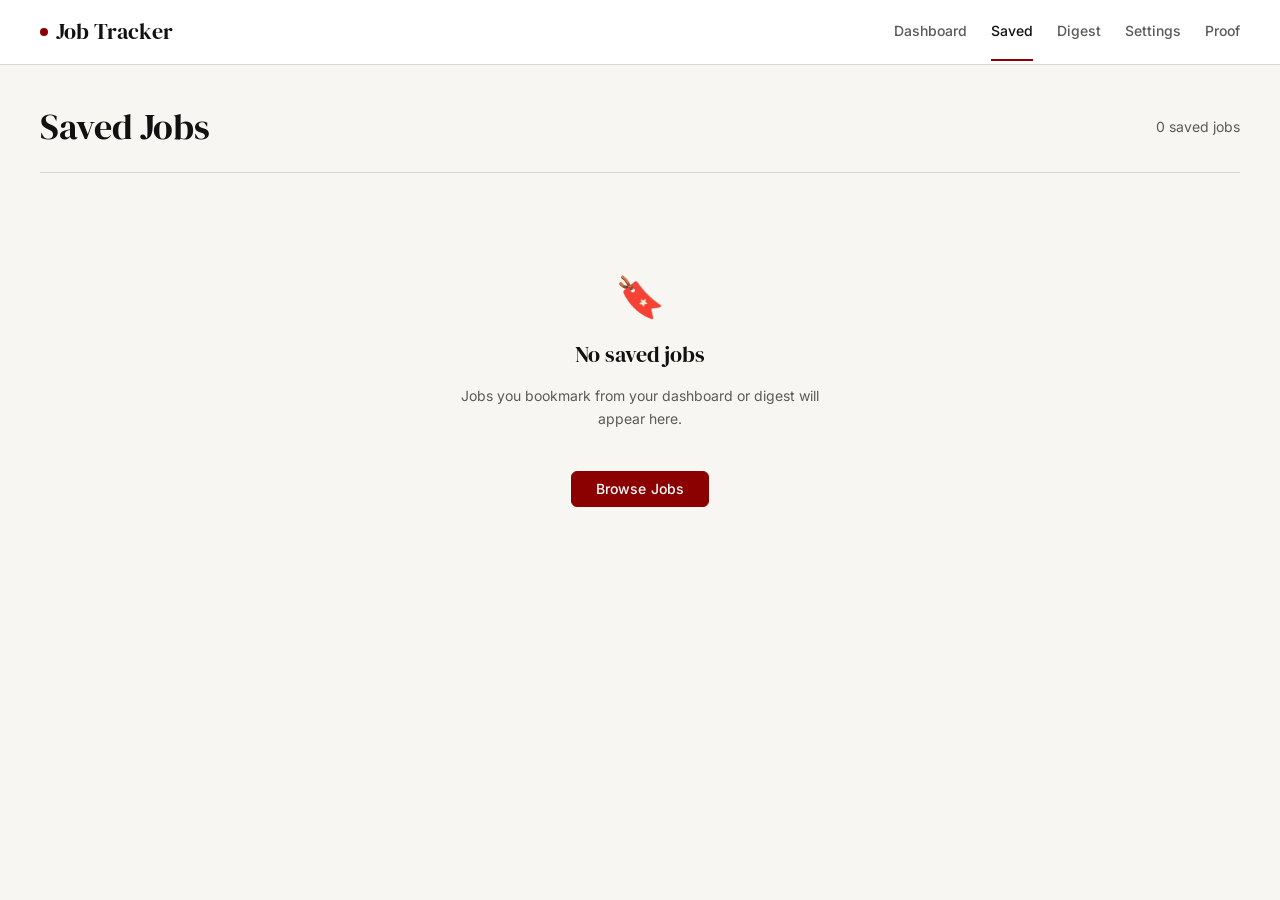
<file: saved.html>
<!DOCTYPE html>
<html lang="en">

<head>
    <meta charset="UTF-8">
    <meta name="viewport" content="width=device-width, initial-scale=1.0">
    <title>Saved Jobs - Job Notification Tracker</title>
    <link rel="preconnect" href="https://fonts.googleapis.com" />
    <link rel="preconnect" href="https://fonts.gstatic.com" crossorigin />
    <link href="https://fonts.googleapis.com/css2?family=DM+Serif+Display&family=Inter:wght@400;500;600&display=swap"
        rel="stylesheet" />
    <link rel="stylesheet" href="css/tokens.css">
    <link rel="stylesheet" href="css/base.css">
    <link rel="stylesheet" href="css/layout.css">
    <link rel="stylesheet" href="css/components.css">
    <style>
        /* Navigation Styles */
        .nav-header {
            background-color: var(--color-surface);
            border-bottom: 1px solid var(--color-border);
            position: sticky;
            top: 0;
            z-index: var(--z-topbar);
        }

        .nav-container {
            display: flex;
            align-items: center;
            justify-content: space-between;
            height: 64px;
        }

        .nav-brand {
            font-family: var(--font-heading);
            font-size: var(--text-lg);
            color: var(--color-text);
            text-decoration: none;
            display: flex;
            align-items: center;
            gap: var(--space-1);
        }

        .nav-links {
            display: flex;
            gap: var(--space-3);
        }

        .nav-link {
            font-family: var(--font-body);
            font-size: var(--text-sm);
            font-weight: var(--weight-medium);
            color: var(--color-muted);
            text-decoration: none;
            padding: var(--space-2) 0;
            border-bottom: 2px solid transparent;
            transition: color var(--duration-fast) var(--easing-standard);
        }

        .nav-link:hover {
            color: var(--color-text);
        }

        .nav-link.active {
            color: var(--color-text);
            border-bottom-color: var(--color-accent);
        }

        .mobile-menu-btn {
            display: none;
            background: none;
            border: none;
            font-size: var(--text-2xl);
            cursor: pointer;
            color: var(--color-text);
        }

        @media (max-width: 768px) {
            .nav-links {
                display: none;
                position: absolute;
                top: 64px;
                left: 0;
                right: 0;
                background-color: var(--color-surface);
                flex-direction: column;
                padding: var(--space-3) var(--space-5);
                border-bottom: 1px solid var(--color-border);
                box-shadow: var(--shadow-card);
            }

            .nav-links.show {
                display: flex;
            }

            .mobile-menu-btn {
                display: block;
            }
        }

        /* Page Header */
        .page-header {
            padding: var(--space-5) 0 var(--space-3) 0;
            border-bottom: 1px solid var(--color-border);
            margin-bottom: var(--space-5);
            display: flex;
            align-items: center;
            justify-content: space-between;
        }

        .page-title {
            font-family: var(--font-heading);
            font-size: var(--text-2xl);
            color: var(--color-text);
        }

        /* Job Grid */
        .job-grid {
            display: grid;
            grid-template-columns: repeat(auto-fill, minmax(320px, 1fr));
            gap: var(--space-3);
            margin-bottom: var(--space-8);
        }

        .job-card {
            display: flex;
            flex-direction: column;
        }

        .job-card__meta {
            display: flex;
            flex-wrap: wrap;
            align-items: center;
            gap: var(--space-1);
            margin-bottom: var(--space-1);
        }

        .job-card__company {
            font-weight: var(--weight-semibold);
            color: var(--color-text);
            font-size: var(--text-sm);
        }

        .job-card__tag {
            font-size: 11px;
            color: var(--color-muted);
            background-color: var(--color-overlay);
            padding: 2px 6px;
            border-radius: var(--radius-sm);
            white-space: nowrap;
        }

        .job-card__details {
            font-size: var(--text-sm);
            color: var(--color-muted);
            margin-top: var(--space-2);
            display: grid;
            grid-template-columns: 1fr 1fr;
            gap: var(--space-1);
        }

        .job-card__detail-item {
            display: flex;
            align-items: center;
            gap: 4px;
            white-space: nowrap;
            overflow: hidden;
            text-overflow: ellipsis;
        }

        .job-card__footer {
            margin-top: auto;
            padding-top: var(--space-3);
            display: flex;
            align-items: center;
            justify-content: space-between;
            gap: var(--space-2);
        }

        .job-card__actions {
            display: flex;
            gap: var(--space-1);
        }

        /* Modal Styles */
        .modal-overlay {
            position: fixed;
            top: 0;
            left: 0;
            right: 0;
            bottom: 0;
            background-color: rgba(0, 0, 0, 0.5);
            z-index: var(--z-overlay);
            display: flex;
            align-items: center;
            justify-content: center;
            padding: var(--space-3);
            opacity: 0;
            pointer-events: none;
            transition: opacity var(--duration-fast) var(--easing-standard);
        }

        .modal-overlay.open {
            opacity: 1;
            pointer-events: auto;
        }

        .modal {
            background-color: var(--color-surface);
            border-radius: var(--radius-lg);
            width: 100%;
            max-width: 600px;
            max-height: 90vh;
            overflow-y: auto;
            box-shadow: 0 10px 25px rgba(0, 0, 0, 0.1);
            display: flex;
            flex-direction: column;
            transform: translateY(20px);
            transition: transform var(--duration-fast) var(--easing-standard);
        }

        .modal-overlay.open .modal {
            transform: translateY(0);
        }

        .modal__header {
            padding: var(--space-3) var(--space-4);
            border-bottom: 1px solid var(--color-border);
            display: flex;
            align-items: flex-start;
            justify-content: space-between;
        }

        .modal__close {
            background: none;
            border: none;
            font-size: var(--text-xl);
            line-height: 1;
            color: var(--color-muted);
            cursor: pointer;
        }

        .modal__body {
            padding: var(--space-4);
        }

        .modal__section {
            margin-bottom: var(--space-3);
        }

        .modal__label {
            font-size: var(--text-xs);
            text-transform: uppercase;
            letter-spacing: 0.05em;
            color: var(--color-muted);
            margin-bottom: var(--space-1);
            font-weight: var(--weight-semibold);
        }

        .modal__desc {
            font-size: var(--text-base);
            line-height: var(--leading-relaxed);
            color: var(--color-text);
        }

        .modal__tags {
            display: flex;
            flex-wrap: wrap;
            gap: var(--space-1);
        }

        .modal__footer {
            padding: var(--space-3) var(--space-4);
            border-top: 1px solid var(--color-border);
            display: flex;
            justify-content: flex-end;
            gap: var(--space-2);
        }
    </style>
</head>

<body>

    <header class="nav-header">
        <div class="container nav-container">
            <a href="index.html" class="nav-brand">
                <div class="top-bar__logo-dot"></div>
                Job Tracker
            </a>

            <button class="mobile-menu-btn" id="mobile-menu-btn" aria-label="Toggle menu">☰</button>

            <nav class="nav-links" id="nav-links">
                <a href="dashboard.html" class="nav-link">Dashboard</a>
                <a href="saved.html" class="nav-link active">Saved</a>
                <a href="digest.html" class="nav-link">Digest</a>
                <a href="settings.html" class="nav-link">Settings</a>
                <a href="proof.html" class="nav-link">Proof</a>
            </nav>
        </div>
    </header>

    <main class="container">
        <div class="page-header">
            <h1 class="page-title">Saved Jobs</h1>
            <div id="job-count" class="text-sm text-muted">Loading jobs...</div>
        </div>

        <div id="jobs-grid" class="job-grid" style="display: none;">
            <!-- Job cards will be injected here via JS -->
        </div>

        <div id="empty-state" class="empty-state">
            <div class="empty-state__icon">🔖</div>
            <h2 class="empty-state__title">No saved jobs</h2>
            <p class="empty-state__body">Jobs you bookmark from your dashboard or digest will appear here.</p>
            <a href="dashboard.html" class="btn btn--primary" style="margin-top: var(--space-3);">Browse Jobs</a>
        </div>
    </main>

    <!-- Job Details Modal -->
    <div id="job-modal" class="modal-overlay">
        <div class="modal">
            <div class="modal__header">
                <div>
                    <div class="job-card__meta">
                        <span id="modal-company" class="job-card__company"></span>
                        <span id="modal-posted" class="job-card__tag"></span>
                        <span id="modal-source" class="job-card__tag"></span>
                    </div>
                    <h2 id="modal-title" class="card__title" style="font-size: var(--text-lg)"></h2>
                </div>
                <button class="modal__close" id="modal-close">&times;</button>
            </div>
            <div class="modal__body">
                <div class="job-card__details" style="grid-template-columns: 1fr 1fr; margin-bottom: var(--space-4);">
                    <div class="job-card__detail-item">📍 <span id="modal-location"></span></div>
                    <div class="job-card__detail-item">💼 <span id="modal-mode"></span></div>
                    <div class="job-card__detail-item">⏱️ <span id="modal-experience"></span></div>
                    <div class="job-card__detail-item">💰 <span id="modal-salary"></span></div>
                </div>

                <div class="modal__section">
                    <div class="modal__label">Description</div>
                    <div id="modal-desc" class="modal__desc"></div>
                </div>

                <div class="modal__section">
                    <div class="modal__label">Required Skills</div>
                    <div id="modal-skills" class="modal__tags"></div>
                </div>
            </div>
            <div class="modal__footer">
                <button class="btn btn--secondary" id="modal-save">Unsave Job</button>
                <a href="#" target="_blank" class="btn btn--primary" id="modal-apply">Apply Now</a>
            </div>
        </div>
    </div>

    <!-- Load data -->
    <script src="js/data.js"></script>
    <script>
        // 1. Mobile Menu Toggle
        document.getElementById('mobile-menu-btn').addEventListener('click', function () {
            document.getElementById('nav-links').classList.toggle('show');
        });

        // 2. Fetch data & setup state
        let allJobs = typeof getJobsData !== 'undefined' ? getJobsData() : [];
        let savedJobIds = JSON.parse(localStorage.getItem('savedJobs') || '[]');
        let jobStatuses = JSON.parse(localStorage.getItem('jobTrackerStatus') || '{}');

        // DOM elements
        const grid = document.getElementById('jobs-grid');
        const emptyState = document.getElementById('empty-state');
        const jobCount = document.getElementById('job-count');

        // Modal elements
        const modal = document.getElementById('job-modal');
        const modalClose = document.getElementById('modal-close');

        // 2a. Status Toggle Logic
        function updateJobStatus(jobId, newStatus) {
            jobStatuses[jobId] = {
                status: newStatus,
                updatedAt: new Date().toISOString()
            };
            localStorage.setItem('jobTrackerStatus', JSON.stringify(jobStatuses));
            renderJobs();
        }

        // 3. Render Jobs Function
        function renderJobs() {
            grid.innerHTML = '';

            // Filter global jobs to only include saved ids
            const savedJobsData = allJobs.filter(job => savedJobIds.includes(job.id));
            jobCount.textContent = `${savedJobsData.length} saved job${savedJobsData.length === 1 ? '' : 's'}`;

            if (savedJobsData.length === 0) {
                grid.style.display = 'none';
                emptyState.style.display = 'flex';
                return;
            }

            grid.style.display = 'grid';
            emptyState.style.display = 'none';

            savedJobsData.forEach(job => {
                const postedText = job.postedDaysAgo === 0 ? 'Today' : `${job.postedDaysAgo}d ago`;

                // Job Status
                const statusInfo = jobStatuses[job.id] || { status: 'Not Applied' };
                const currentStatus = statusInfo.status;
                let statusBadgeClass = 'badge--neutral';
                if (currentStatus === 'Applied') statusBadgeClass = 'badge--info';
                else if (currentStatus === 'Rejected') statusBadgeClass = 'badge--error';
                else if (currentStatus === 'Selected') statusBadgeClass = 'badge--success';

                const card = document.createElement('div');
                card.className = 'card job-card';
                card.innerHTML = `
                    <div class="job-card__meta">
                        <div style="display: flex; align-items: center; gap: 8px; width: 100%;">
                            <span class="job-card__company">${job.company}</span>
                            <span class="job-card__tag">${postedText}</span>
                            <span class="badge ${job.source === 'LinkedIn' ? 'badge--success' : (job.source === 'Naukri' ? 'badge--warning' : 'badge--neutral')}">${job.source}</span>
                        </div>
                    </div>
                    
                    <div style="display: flex; justify-content: space-between; align-items: flex-start; margin-bottom: var(--space-2);">
                        <h3 class="card__title" style="font-size: var(--text-lg); margin-bottom: 0;">${job.title}</h3>
                        <span class="badge ${statusBadgeClass}">${currentStatus}</span>
                    </div>
                    
                    <div class="job-card__details" style="margin-bottom: var(--space-3);">
                        <div class="job-card__detail-item">📍 ${job.location} • ${job.mode}</div>
                        <div class="job-card__detail-item">⏱️ ${job.experience}</div>
                        <div class="job-card__detail-item" style="grid-column: 1 / -1">💰 ${job.salaryRange}</div>
                    </div>

                    <div style="padding-top: var(--space-2); border-top: 1px dotted var(--color-border); margin-bottom: var(--space-3);">
                        <label class="field-label" style="font-size: 10px; text-transform: uppercase; color: var(--color-muted); display: block; margin-bottom: 4px;">Update Status</label>
                        <div style="display: flex; gap: 4px; flex-wrap: wrap;">
                            <button class="btn btn--secondary status-btn ${currentStatus === 'Applied' ? 'btn--primary' : ''}" data-id="${job.id}" data-status="Applied" style="padding: 4px 8px; font-size: 10px; height: auto;">Applied</button>
                            <button class="btn btn--secondary status-btn ${currentStatus === 'Rejected' ? 'btn--primary' : ''}" data-id="${job.id}" data-status="Rejected" style="padding: 4px 8px; font-size: 10px; height: auto;">Rejected</button>
                            <button class="btn btn--secondary status-btn ${currentStatus === 'Selected' ? 'btn--primary' : ''}" data-id="${job.id}" data-status="Selected" style="padding: 4px 8px; font-size: 10px; height: auto;">Selected</button>
                            <button class="btn btn--secondary status-btn ${currentStatus === 'Not Applied' ? 'btn--primary' : ''}" data-id="${job.id}" data-status="Not Applied" style="padding: 4px 8px; font-size: 10px; height: auto;">Reset</button>
                        </div>
                    </div>

                    <div class="job-card__footer">
                        <button class="btn btn--secondary view-btn" data-id="${job.id}">Details</button>
                        <div class="job-card__actions">
                            <button class="btn-icon save-btn" data-id="${job.id}" title="Unsave">❤️</button>
                            <a href="${job.applyUrl}" target="_blank" class="btn btn--primary" style="padding: 6px 16px;">Apply</a>
                        </div>
                    </div>
                `;
                grid.appendChild(card);
            });

            attachCardEventListeners();
        }

        function attachCardEventListeners() {
            // View Buttons
            document.querySelectorAll('.view-btn').forEach(btn => {
                btn.addEventListener('click', (e) => {
                    const id = e.target.getAttribute('data-id');
                    const job = allJobs.find(j => j.id === id);
                    if (job) openModal(job);
                });
            });

            // Save (Unsave) Buttons
            document.querySelectorAll('.save-btn').forEach(btn => {
                btn.addEventListener('click', (e) => {
                    const button = e.target.closest('.save-btn');
                    const id = button.getAttribute('data-id');
                    unsaveJob(id);
                });
            });

            // Status Buttons
            document.querySelectorAll('.status-btn').forEach(btn => {
                btn.addEventListener('click', (e) => {
                    const id = e.target.getAttribute('data-id');
                    const status = e.target.getAttribute('data-status');
                    updateJobStatus(id, status);
                });
            });
        }

        // 4. Unsave Logic
        function unsaveJob(id) {
            const index = savedJobIds.indexOf(id);
            if (index > -1) {
                savedJobIds.splice(index, 1);
                localStorage.setItem('savedJobs', JSON.stringify(savedJobIds));
                renderJobs(); // Refresh the grid
            }
            if (modal.classList.contains('open')) {
                closeModal();
            }
        }

        // 5. Modal Logic
        function openModal(job) {
            document.getElementById('modal-title').textContent = job.title;
            document.getElementById('modal-company').textContent = job.company;
            document.getElementById('modal-posted').textContent = job.postedDaysAgo === 0 ? 'Today' : `${job.postedDaysAgo}d ago`;
            document.getElementById('modal-source').textContent = job.source;
            document.getElementById('modal-location').textContent = job.location;
            document.getElementById('modal-mode').textContent = job.mode;
            document.getElementById('modal-experience').textContent = job.experience;
            document.getElementById('modal-salary').textContent = job.salaryRange;
            document.getElementById('modal-desc').textContent = job.description;
            document.getElementById('modal-apply').href = job.applyUrl;

            // Render skills
            const skillsContainer = document.getElementById('modal-skills');
            skillsContainer.innerHTML = '';
            job.skills.forEach(skill => {
                const s = document.createElement('span');
                s.className = 'job-card__tag';
                s.style.fontSize = 'var(--text-xs)';
                s.style.padding = '4px 8px';
                s.textContent = skill;
                skillsContainer.appendChild(s);
            });

            // Configure modal unsave btn
            const unsaveBtn = document.getElementById('modal-save');
            unsaveBtn.onclick = () => {
                unsaveJob(job.id);
            };

            modal.classList.add('open');
            document.body.style.overflow = 'hidden';
        }

        function closeModal() {
            modal.classList.remove('open');
            document.body.style.overflow = '';
        }

        modalClose.addEventListener('click', closeModal);
        modal.addEventListener('click', (e) => {
            if (e.target === modal) closeModal();
        });

        // Init
        renderJobs();

    </script>
</body>

</html>
</file>
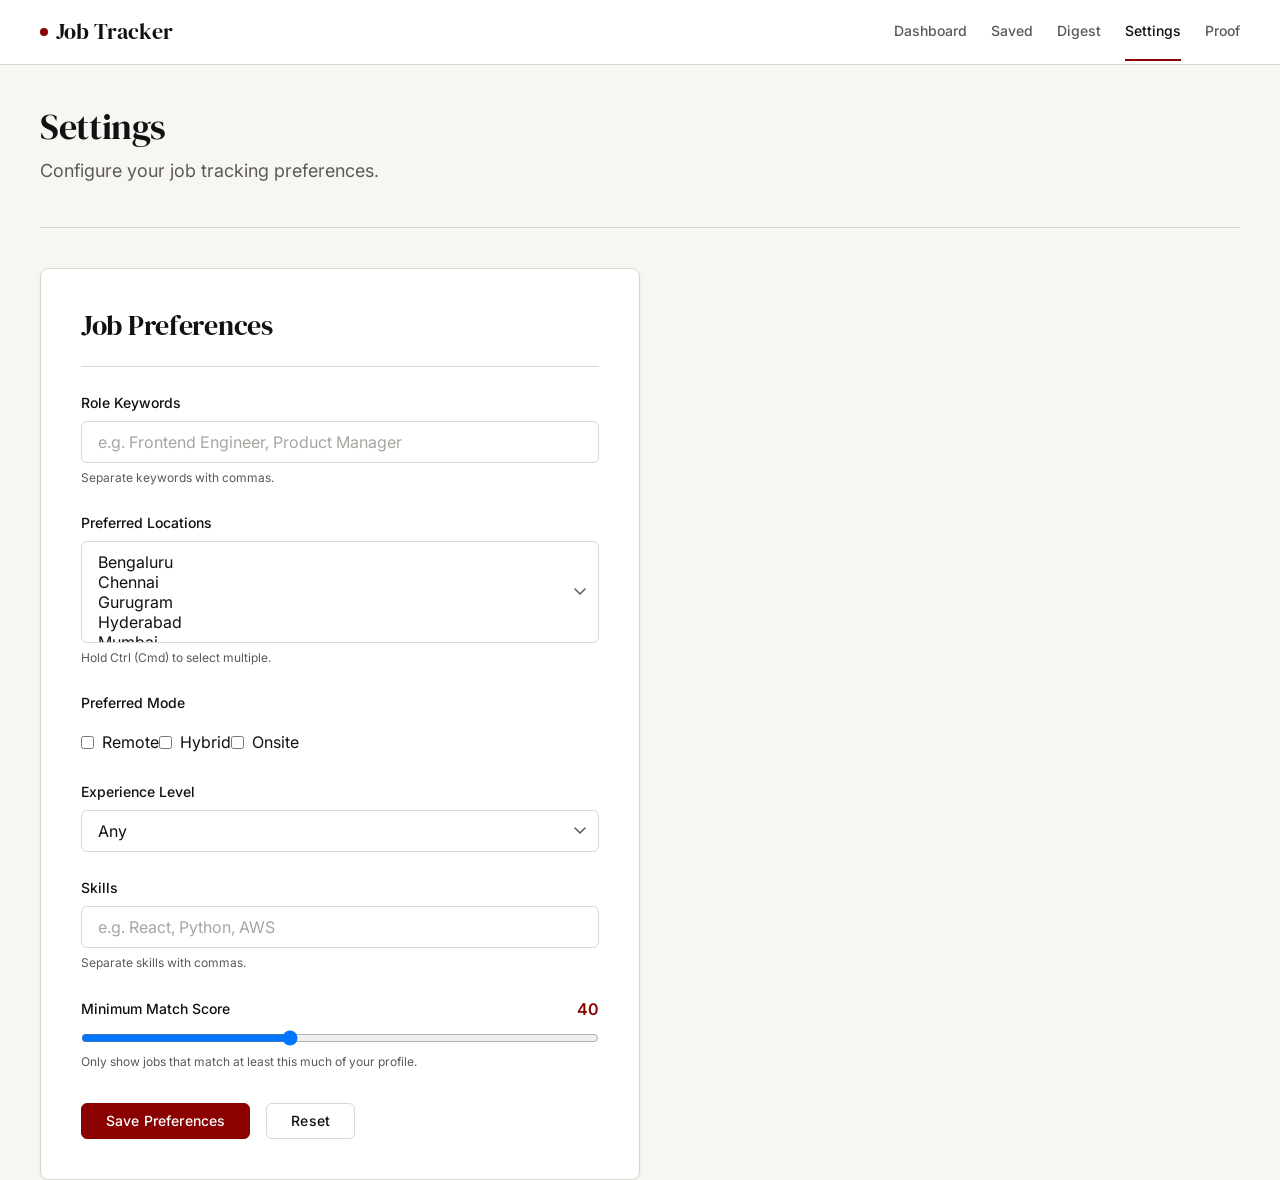
<file: settings.html>
<!DOCTYPE html>
<html lang="en">

<head>
    <meta charset="UTF-8">
    <meta name="viewport" content="width=device-width, initial-scale=1.0">
    <title>Settings - Job Notification Tracker</title>
    <link rel="preconnect" href="https://fonts.googleapis.com" />
    <link rel="preconnect" href="https://fonts.gstatic.com" crossorigin />
    <link href="https://fonts.googleapis.com/css2?family=DM+Serif+Display&family=Inter:wght@400;500;600&display=swap"
        rel="stylesheet" />
    <link rel="stylesheet" href="css/tokens.css">
    <link rel="stylesheet" href="css/base.css">
    <link rel="stylesheet" href="css/layout.css">
    <link rel="stylesheet" href="css/components.css">
    <style>
        /* Navigation Styles */
        .nav-header {
            background-color: var(--color-surface);
            border-bottom: 1px solid var(--color-border);
            position: sticky;
            top: 0;
            z-index: var(--z-topbar);
        }

        .nav-container {
            display: flex;
            align-items: center;
            justify-content: space-between;
            height: 64px;
        }

        .nav-brand {
            font-family: var(--font-heading);
            font-size: var(--text-lg);
            color: var(--color-text);
            text-decoration: none;
            display: flex;
            align-items: center;
            gap: var(--space-1);
        }

        .nav-links {
            display: flex;
            gap: var(--space-3);
        }

        .nav-link {
            font-family: var(--font-body);
            font-size: var(--text-sm);
            font-weight: var(--weight-medium);
            color: var(--color-muted);
            text-decoration: none;
            padding: var(--space-2) 0;
            border-bottom: 2px solid transparent;
            transition: color var(--duration-fast) var(--easing-standard);
        }

        .nav-link:hover {
            color: var(--color-text);
        }

        .nav-link.active {
            color: var(--color-text);
            border-bottom-color: var(--color-accent);
        }

        .mobile-menu-btn {
            display: none;
            background: none;
            border: none;
            font-size: var(--text-2xl);
            cursor: pointer;
            color: var(--color-text);
        }

        @media (max-width: 768px) {
            .nav-links {
                display: none;
                position: absolute;
                top: 64px;
                left: 0;
                right: 0;
                background-color: var(--color-surface);
                flex-direction: column;
                padding: var(--space-3) var(--space-5);
                border-bottom: 1px solid var(--color-border);
                box-shadow: var(--shadow-card);
            }

            .nav-links.show {
                display: flex;
            }

            .mobile-menu-btn {
                display: block;
            }
        }

        /* Page Header Styles */
        .page-header {
            padding: var(--space-5) 0;
            border-bottom: 1px solid var(--color-border);
            margin-bottom: var(--space-5);
        }

        .page-title {
            font-family: var(--font-heading);
            font-size: var(--text-2xl);
            color: var(--color-text);
            margin-bottom: var(--space-1);
        }

        .page-subtitle {
            font-size: var(--text-md);
            color: var(--color-muted);
        }

        /* Form Container */
        .form-container {
            max-width: 600px;
        }
    </style>
</head>

<body>

    <header class="nav-header">
        <div class="container nav-container">
            <a href="index.html" class="nav-brand">
                <div class="top-bar__logo-dot"></div>
                Job Tracker
            </a>

            <button class="mobile-menu-btn" id="mobile-menu-btn" aria-label="Toggle menu">☰</button>

            <nav class="nav-links" id="nav-links">
                <a href="dashboard.html" class="nav-link">Dashboard</a>
                <a href="saved.html" class="nav-link">Saved</a>
                <a href="digest.html" class="nav-link">Digest</a>
                <a href="settings.html" class="nav-link active">Settings</a>
                <a href="proof.html" class="nav-link">Proof</a>
            </nav>
        </div>
    </header>

    <main class="container">
        <div class="page-header">
            <h1 class="page-title">Settings</h1>
            <p class="page-subtitle">Configure your job tracking preferences.</p>
        </div>

        <div class="form-container">
            <div class="card">
                <div class="card__header">
                    <h2 class="card__title">Job Preferences</h2>
                </div>
                <hr class="card__divider">

                <div class="field-group">
                    <label class="field-label" for="role-keywords">Role Keywords</label>
                    <input type="text" id="role-keywords" class="field-input"
                        placeholder="e.g. Frontend Engineer, Product Manager">
                    <p class="field-hint">Separate keywords with commas.</p>
                </div>

                <div class="field-group">
                    <label class="field-label" for="locations">Preferred Locations</label>
                    <select id="locations" class="field-input field-input--select" multiple
                        style="height: auto; min-height: 100px;">
                        <!-- Options will be populated via JS -->
                    </select>
                    <p class="field-hint">Hold Ctrl (Cmd) to select multiple.</p>
                </div>

                <div class="field-group">
                    <label class="field-label">Preferred Mode</label>
                    <div style="display: flex; gap: var(--space-4); margin-top: var(--space-1);">
                        <label style="display: flex; align-items: center; gap: 8px; cursor: pointer;">
                            <input type="checkbox" name="work-mode" value="Remote"> Remote
                        </label>
                        <label style="display: flex; align-items: center; gap: 8px; cursor: pointer;">
                            <input type="checkbox" name="work-mode" value="Hybrid"> Hybrid
                        </label>
                        <label style="display: flex; align-items: center; gap: 8px; cursor: pointer;">
                            <input type="checkbox" name="work-mode" value="Onsite"> Onsite
                        </label>
                    </div>
                </div>

                <div class="field-group">
                    <label class="field-label" for="experience">Experience Level</label>
                    <select id="experience" class="field-input field-input--select">
                        <option value="">Any</option>
                        <option value="Fresher">Fresher</option>
                        <option value="0-1">0-1 Year</option>
                        <option value="1-3">1-3 Years</option>
                        <option value="3-5">3-5 Years</option>
                    </select>
                </div>

                <div class="field-group">
                    <label class="field-label" for="skills">Skills</label>
                    <input type="text" id="skills" class="field-input" placeholder="e.g. React, Python, AWS">
                    <p class="field-hint">Separate skills with commas.</p>
                </div>

                <div class="field-group">
                    <div style="display: flex; justify-content: space-between; align-items: center;">
                        <label class="field-label" for="min-match-score">Minimum Match Score</label>
                        <span id="score-value" style="font-weight: 600; color: var(--color-accent);">40</span>
                    </div>
                    <input type="range" id="min-match-score" class="field-input" min="0" max="100" value="40"
                        style="padding: 0; cursor: pointer;">
                    <p class="field-hint">Only show jobs that match at least this much of your profile.</p>
                </div>

                <div class="card__actions" style="margin-top: var(--space-4);">
                    <button id="save-settings" class="btn btn--primary">Save Preferences</button>
                    <button id="reset-settings" class="btn btn--secondary">Reset</button>
                </div>
            </div>
        </div>
    </main>

    <!-- Load data -->
    <script src="js/data.js"></script>
    <script>
        // 1. Mobile Menu Toggle
        document.getElementById('mobile-menu-btn').addEventListener('click', function () {
            document.getElementById('nav-links').classList.toggle('show');
        });

        // 2. DOM Elements
        const roleKeywordsInput = document.getElementById('role-keywords');
        const locationsSelect = document.getElementById('locations');
        const modeCheckboxes = document.getElementsByName('work-mode');
        const experienceSelect = document.getElementById('experience');
        const skillsInput = document.getElementById('skills');
        const minMatchScoreInput = document.getElementById('min-match-score');
        const scoreValueDisplay = document.getElementById('score-value');
        const saveBtn = document.getElementById('save-settings');
        const resetBtn = document.getElementById('reset-settings');

        // 3. Populate Locations from data
        let jobs = [];
        if (typeof getJobsData !== 'undefined') {
            jobs = getJobsData();
        }
        const uniqueLocations = [...new Set(jobs.map(j => j.location))].sort();
        uniqueLocations.forEach(loc => {
            const opt = document.createElement('option');
            opt.value = loc;
            opt.textContent = loc;
            locationsSelect.appendChild(opt);
        });

        // 4. Slider Display Logic
        minMatchScoreInput.addEventListener('input', (e) => {
            scoreValueDisplay.textContent = e.target.value;
        });

        // 5. Load Preferences
        function loadPreferences() {
            const savedPrefs = localStorage.getItem('jobTrackerPreferences');
            if (savedPrefs) {
                const prefs = JSON.parse(savedPrefs);

                roleKeywordsInput.value = (prefs.roleKeywords || []).join(', ');

                // Set multi-select locations
                const preferredLocations = prefs.preferredLocations || [];
                Array.from(locationsSelect.options).forEach(opt => {
                    opt.selected = preferredLocations.includes(opt.value);
                });

                // Set checkboxes for mode
                const preferredMode = prefs.preferredMode || [];
                modeCheckboxes.forEach(cb => {
                    cb.checked = preferredMode.includes(cb.value);
                });

                experienceSelect.value = prefs.experienceLevel || '';
                skillsInput.value = (prefs.skills || []).join(', ');
                minMatchScoreInput.value = prefs.minMatchScore || 40;
                scoreValueDisplay.textContent = minMatchScoreInput.value;
            }
        }

        // 6. Save Preferences
        saveBtn.addEventListener('click', () => {
            const roleKeywords = roleKeywordsInput.value.split(',').map(s => s.trim()).filter(s => s !== '');
            const preferredLocations = Array.from(locationsSelect.selectedOptions).map(opt => opt.value);
            const preferredMode = Array.from(modeCheckboxes).filter(cb => cb.checked).map(cb => cb.value);
            const experienceLevel = experienceSelect.value;
            const skills = skillsInput.value.split(',').map(s => s.trim()).filter(s => s !== '');
            const minMatchScore = parseInt(minMatchScoreInput.value);

            const prefs = {
                roleKeywords,
                preferredLocations,
                preferredMode,
                experienceLevel,
                skills,
                minMatchScore
            };

            localStorage.setItem('jobTrackerPreferences', JSON.stringify(prefs));

            // Visual feedback
            const originalText = saveBtn.textContent;
            saveBtn.textContent = 'Settings Saved! ✓';
            saveBtn.classList.add('btn--success');
            setTimeout(() => {
                saveBtn.textContent = originalText;
                saveBtn.classList.remove('btn--success');
            }, 2000);
        });

        // 7. Reset Logic
        resetBtn.addEventListener('click', () => {
            if (confirm('Are you sure you want to reset all preferences?')) {
                localStorage.removeItem('jobTrackerPreferences');
                location.reload();
            }
        });

        // Init
        loadPreferences();
    </script>
</body>

</html>
</file>
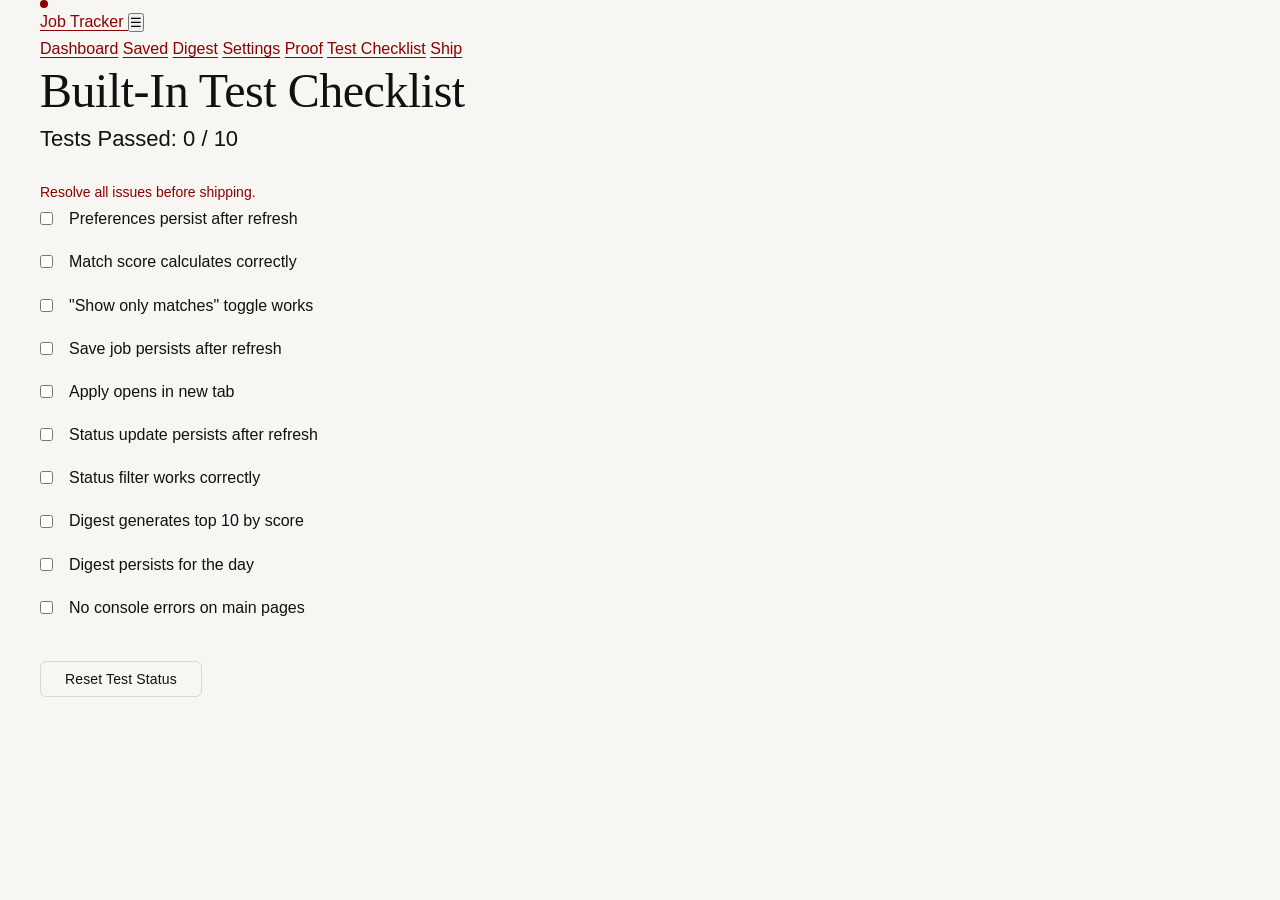
<file: jt/07-test.html>
<!DOCTYPE html>
<html lang="en">

<head>
    <meta charset="UTF-8">
    <meta name="viewport" content="width=device-width, initial-scale=1.0">
    <title>Test Checklist - Job Notification Tracker</title>
    <link rel="stylesheet" href="../css/tokens.css">
    <link rel="stylesheet" href="../css/base.css">
    <link rel="stylesheet" href="../css/layout.css">
    <link rel="stylesheet" href="../css/components.css">
    <style>
        .checklist-item {
            display: flex;
            align-items: center;
            margin-bottom: var(--space-2);
        }

        .checklist-item input {
            margin-right: var(--space-2);
        }

        .summary {
            font-size: var(--text-lg);
            margin-bottom: var(--space-3);
        }

        .warning {
            color: var(--color-error);
            font-size: var(--text-sm);
        }

        .reset-btn {
            margin-top: var(--space-3);
        }
    </style>
</head>

<body>
    <header class="nav-header">
        <div class="container nav-container">
            <a href="../index.html" class="nav-brand">
                <div class="top-bar__logo-dot"></div>
                Job Tracker
            </a>
            <button class="mobile-menu-btn" id="mobile-menu-btn" aria-label="Toggle menu">☰</button>
            <nav class="nav-links" id="nav-links">
                <a href="../dashboard.html" class="nav-link">Dashboard</a>
                <a href="../saved.html" class="nav-link">Saved</a>
                <a href="../digest.html" class="nav-link">Digest</a>
                <a href="../settings.html" class="nav-link">Settings</a>
                <a href="../proof.html" class="nav-link">Proof</a>
                <a href="07-test.html" class="nav-link active">Test Checklist</a>
                <a href="08-ship.html" class="nav-link">Ship</a>
            </nav>
        </div>
    </header>

    <main class="container">
        <section class="page-header">
            <h1 class="page-title">Built‑In Test Checklist</h1>
            <div class="summary" id="test-summary">Tests Passed: 0 / 10</div>
            <div class="warning" id="test-warning" style="display:none;">Resolve all issues before shipping.</div>
        </section>

        <section id="checklist">
            <div class="checklist-item">
                <input type="checkbox" id="test1" data-tooltip="Refresh the page and verify preferences persist.">
                <label for="test1">Preferences persist after refresh</label>
            </div>
            <div class="checklist-item">
                <input type="checkbox" id="test2" data-tooltip="Inspect matchScore values for known jobs.">
                <label for="test2">Match score calculates correctly</label>
            </div>
            <div class="checklist-item">
                <input type="checkbox" id="test3"
                    data-tooltip="Toggle the 'Show only matches' checkbox and verify results.">
                <label for="test3">"Show only matches" toggle works</label>
            </div>
            <div class="checklist-item">
                <input type="checkbox" id="test4" data-tooltip="Save a job, refresh, and ensure it remains saved.">
                <label for="test4">Save job persists after refresh</label>
            </div>
            <div class="checklist-item">
                <input type="checkbox" id="test5" data-tooltip="Click Apply – it should open a new tab.">
                <label for="test5">Apply opens in new tab</label>
            </div>
            <div class="checklist-item">
                <input type="checkbox" id="test6" data-tooltip="Change a job status, refresh, and verify it stays.">
                <label for="test6">Status update persists after refresh</label>
            </div>
            <div class="checklist-item">
                <input type="checkbox" id="test7"
                    data-tooltip="Filter by a status and ensure only matching jobs appear.">
                <label for="test7">Status filter works correctly</label>
            </div>
            <div class="checklist-item">
                <input type="checkbox" id="test8"
                    data-tooltip="Generate the digest and confirm it shows 10 jobs sorted by score.">
                <label for="test8">Digest generates top 10 by score</label>
            </div>
            <div class="checklist-item">
                <input type="checkbox" id="test9"
                    data-tooltip="Refresh after generating – the same digest should load.">
                <label for="test9">Digest persists for the day</label>
            </div>
            <div class="checklist-item">
                <input type="checkbox" id="test10"
                    data-tooltip="Open console and navigate main pages – no errors should appear.">
                <label for="test10">No console errors on main pages</label>
            </div>
        </section>

        <button class="btn btn--secondary reset-btn" id="reset-tests">Reset Test Status</button>
    </main>

    <script>
        // Mobile menu toggle (same as other pages)
        document.getElementById('mobile-menu-btn').addEventListener('click', function () {
            document.getElementById('nav-links').classList.toggle('show');
        });

        const checklistIds = ['test1', 'test2', 'test3', 'test4', 'test5', 'test6', 'test7', 'test8', 'test9', 'test10'];
        const storageKey = 'testChecklistStatus';

        function loadStatus() {
            const saved = JSON.parse(localStorage.getItem(storageKey) || '{}');
            checklistIds.forEach(id => {
                const checkbox = document.getElementById(id);
                if (saved[id]) checkbox.checked = true;
                checkbox.addEventListener('change', saveStatus);
            });
            updateSummary();
        }

        function saveStatus() {
            const status = {};
            checklistIds.forEach(id => {
                status[id] = document.getElementById(id).checked;
            });
            localStorage.setItem(storageKey, JSON.stringify(status));
            updateSummary();
        }

        function updateSummary() {
            const status = JSON.parse(localStorage.getItem(storageKey) || '{}');
            const passed = checklistIds.filter(id => status[id]).length;
            document.getElementById('test-summary').textContent = `Tests Passed: ${passed} / 10`;
            const warning = document.getElementById('test-warning');
            warning.style.display = (passed < 10) ? 'block' : 'none';
        }

        document.getElementById('reset-tests').addEventListener('click', () => {
            localStorage.removeItem(storageKey);
            checklistIds.forEach(id => document.getElementById(id).checked = false);
            updateSummary();
        });

        // Simple tooltip via title attribute
        checklistIds.forEach(id => {
            const cb = document.getElementById(id);
            const tip = cb.getAttribute('data-tooltip');
            if (tip) cb.title = tip;
        });

        loadStatus();
    </script>
</body>

</html>
</file>
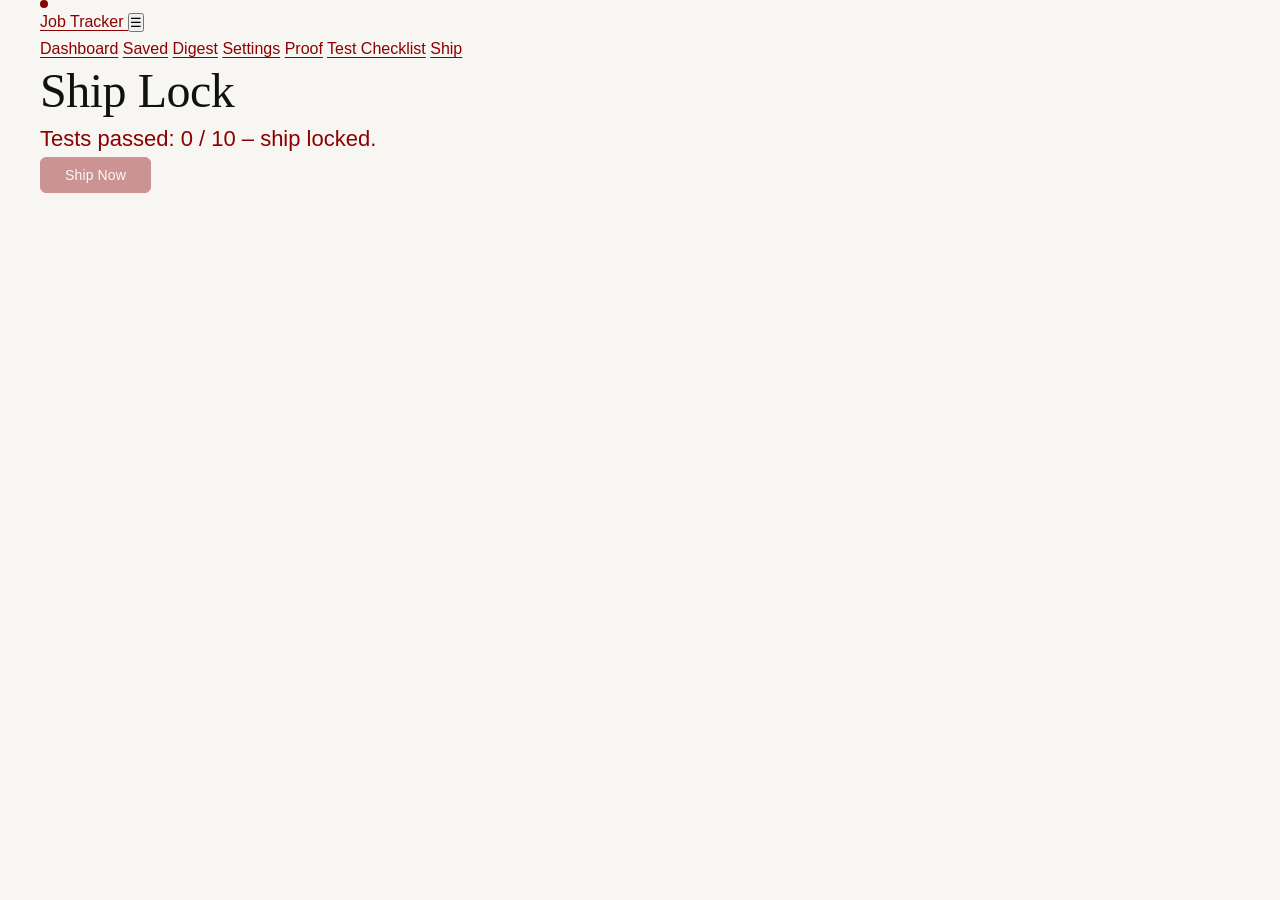
<file: jt/08-ship.html>
<!DOCTYPE html>
<html lang="en">

<head>
    <meta charset="UTF-8">
    <meta name="viewport" content="width=device-width, initial-scale=1.0">
    <title>Ship - Job Notification Tracker</title>
    <link rel="stylesheet" href="../css/tokens.css">
    <link rel="stylesheet" href="../css/base.css">
    <link rel="stylesheet" href="../css/layout.css">
    <link rel="stylesheet" href="../css/components.css">
    <style>
        .locked {
            color: var(--color-error);
            font-size: var(--text-lg);
            margin-top: var(--space-4);
        }

        .ready {
            color: var(--color-success);
            font-size: var(--text-lg);
            margin-top: var(--space-4);
        }

        .ship-btn {
            margin-top: var(--space-4);
        }
    </style>
</head>

<body>
    <header class="nav-header">
        <div class="container nav-container">
            <a href="../index.html" class="nav-brand">
                <div class="top-bar__logo-dot"></div>
                Job Tracker
            </a>
            <button class="mobile-menu-btn" id="mobile-menu-btn" aria-label="Toggle menu">☰</button>
            <nav class="nav-links" id="nav-links">
                <a href="../dashboard.html" class="nav-link">Dashboard</a>
                <a href="../saved.html" class="nav-link">Saved</a>
                <a href="../digest.html" class="nav-link">Digest</a>
                <a href="../settings.html" class="nav-link">Settings</a>
                <a href="../proof.html" class="nav-link">Proof</a>
                <a href="07-test.html" class="nav-link">Test Checklist</a>
                <a href="08-ship.html" class="nav-link active">Ship</a>
            </nav>
        </div>
    </header>

    <main class="container">
        <section class="page-header">
            <h1 class="page-title">Ship Lock</h1>
            <div id="status-message" class="locked">Checking test checklist...</div>
            <button class="btn btn--primary ship-btn" id="ship-btn" disabled>Ship Now</button>
        </section>
    </main>

    <script>
        // Mobile menu toggle (same as other pages)
        document.getElementById('mobile-menu-btn').addEventListener('click', function () {
            document.getElementById('nav-links').classList.toggle('show');
        });

        const checklistIds = ['test1', 'test2', 'test3', 'test4', 'test5', 'test6', 'test7', 'test8', 'test9', 'test10'];
        const storageKey = 'testChecklistStatus';
        const statusEl = document.getElementById('status-message');
        const shipBtn = document.getElementById('ship-btn');

        function evaluateLock() {
            const saved = JSON.parse(localStorage.getItem(storageKey) || '{}');
            const passed = checklistIds.filter(id => saved[id]).length;
            if (passed === 10) {
                statusEl.textContent = 'All tests passed – ready to ship!';
                statusEl.className = 'ready';
                shipBtn.disabled = false;
            } else {
                statusEl.textContent = `Tests passed: ${passed} / 10 – ship locked.`;
                statusEl.className = 'locked';
                shipBtn.disabled = true;
            }
        }

        // Optional: clicking ship button could show a celebratory message
        shipBtn.addEventListener('click', () => {
            alert('🚀 Ship successful!');
        });

        evaluateLock();
    </script>
</body>

</html>
</file>
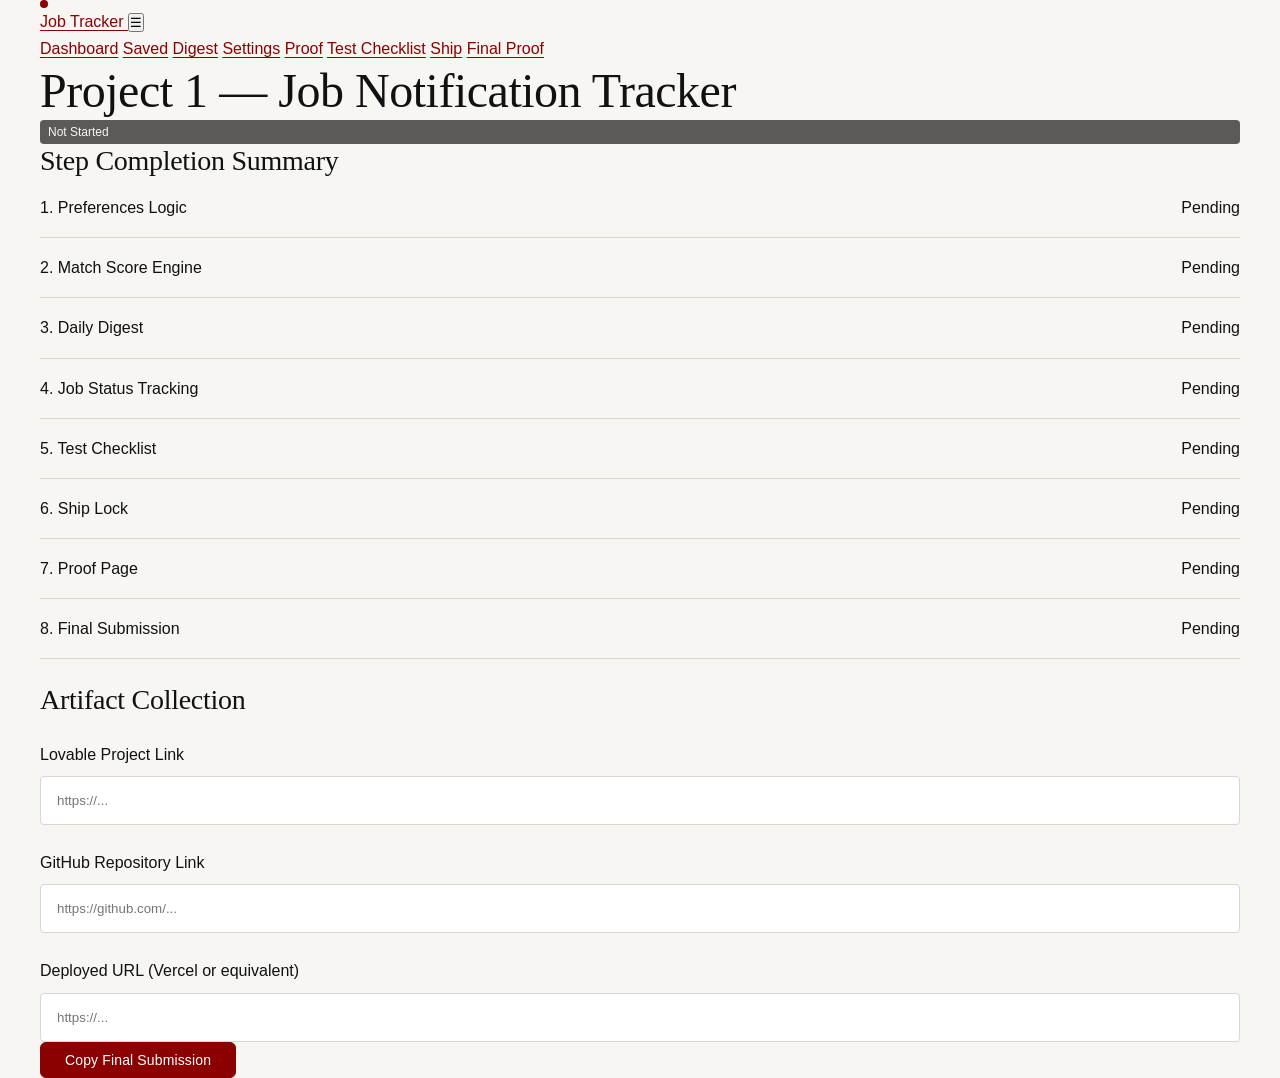
<file: jt/proof.html>
<!DOCTYPE html>
<html lang="en">

<head>
    <meta charset="UTF-8">
    <meta name="viewport" content="width=device-width, initial-scale=1.0">
    <title>Proof & Submission - Job Notification Tracker</title>
    <link rel="stylesheet" href="../css/tokens.css">
    <link rel="stylesheet" href="../css/base.css">
    <link rel="stylesheet" href="../css/layout.css">
    <link rel="stylesheet" href="../css/components.css">
    <style>
        .step-list {
            margin-top: var(--space-4);
        }

        .step-item {
            display: flex;
            justify-content: space-between;
            padding: var(--space-2) 0;
            border-bottom: 1px solid var(--color-border);
        }

        .badge-status {
            padding: 2px 8px;
            font-size: var(--text-xs);
            border-radius: var(--radius-sm);
        }

        .badge-not-started {
            background-color: var(--color-muted);
            color: var(--color-bg);
        }

        .badge-in-progress {
            background-color: var(--color-warning);
            color: var(--color-bg);
        }

        .badge-shipped {
            background-color: var(--color-success);
            color: var(--color-bg);
        }

        .input-group {
            margin-top: var(--space-3);
        }

        .input-group label {
            display: block;
            font-weight: var(--weight-medium);
            margin-bottom: var(--space-1);
        }

        .input-group input {
            width: 100%;
            padding: var(--space-2);
            border: 1px solid var(--color-border);
            border-radius: var(--radius-sm);
        }

        .copy-btn {
            margin-top: var(--space-4);
        }

        .ship-message {
            margin-top: var(--space-4);
            font-size: var(--text-lg);
            color: var(--color-success);
        }
    </style>
</head>

<body>
    <header class="nav-header">
        <div class="container nav-container">
            <a href="../index.html" class="nav-brand">
                <div class="top-bar__logo-dot"></div>
                Job Tracker
            </a>
            <button class="mobile-menu-btn" id="mobile-menu-btn" aria-label="Toggle menu">☰</button>
            <nav class="nav-links" id="nav-links">
                <a href="../dashboard.html" class="nav-link">Dashboard</a>
                <a href="../saved.html" class="nav-link">Saved</a>
                <a href="../digest.html" class="nav-link">Digest</a>
                <a href="../settings.html" class="nav-link">Settings</a>
                <a href="../proof.html" class="nav-link">Proof</a>
                <a href="07-test.html" class="nav-link">Test Checklist</a>
                <a href="08-ship.html" class="nav-link">Ship</a>
                <a href="proof.html" class="nav-link active">Final Proof</a>
            </nav>
        </div>
    </header>

    <main class="container">
        <section class="page-header">
            <h1 class="page-title">Project 1 — Job Notification Tracker</h1>
            <div id="status-badge" class="badge-status badge-not-started">Not Started</div>
        </section>

        <!-- Step Completion Summary -->
        <section class="step-list" id="step-summary">
            <h2 class="text-lg">Step Completion Summary</h2>
            <div class="step-item"><span>1. Preferences Logic</span><span id="step1-status">Pending</span></div>
            <div class="step-item"><span>2. Match Score Engine</span><span id="step2-status">Pending</span></div>
            <div class="step-item"><span>3. Daily Digest</span><span id="step3-status">Pending</span></div>
            <div class="step-item"><span>4. Job Status Tracking</span><span id="step4-status">Pending</span></div>
            <div class="step-item"><span>5. Test Checklist</span><span id="step5-status">Pending</span></div>
            <div class="step-item"><span>6. Ship Lock</span><span id="step6-status">Pending</span></div>
            <div class="step-item"><span>7. Proof Page</span><span id="step7-status">Pending</span></div>
            <div class="step-item"><span>8. Final Submission</span><span id="step8-status">Pending</span></div>
        </section>

        <!-- Artifact Collection Inputs -->
        <section class="input-group" id="artifact-inputs">
            <h2 class="text-lg">Artifact Collection</h2>
            <div class="input-group">
                <label for="lovable-link">Lovable Project Link</label>
                <input type="url" id="lovable-link" placeholder="https://..." />
            </div>
            <div class="input-group">
                <label for="github-link">GitHub Repository Link</label>
                <input type="url" id="github-link" placeholder="https://github.com/..." />
            </div>
            <div class="input-group">
                <label for="live-link">Deployed URL (Vercel or equivalent)</label>
                <input type="url" id="live-link" placeholder="https://..." />
            </div>
        </section>

        <button class="btn btn--primary copy-btn" id="copy-submission">Copy Final Submission</button>
        <div id="ship-message" class="ship-message" style="display:none;">Project 1 Shipped Successfully.</div>
    </main>

    <script>
        // Mobile menu toggle (same pattern as other pages)
        document.getElementById('mobile-menu-btn').addEventListener('click', function () {
            document.getElementById('nav-links').classList.toggle('show');
        });

        const stepStatusIds = ['step1-status', 'step2-status', 'step3-status', 'step4-status', 'step5-status', 'step6-status', 'step7-status', 'step8-status'];
        const stepKeys = ['prefLogic', 'matchEngine', 'digest', 'statusTracking', 'testChecklist', 'shipLock', 'proofPage', 'finalSubmission'];

        // Load step completion from localStorage (if present)
        function loadStepStatus() {
            stepKeys.forEach((key, idx) => {
                const completed = localStorage.getItem(key) === 'true';
                document.getElementById(stepStatusIds[idx]).textContent = completed ? 'Completed' : 'Pending';
            });
        }

        // Load artifact inputs from localStorage
        function loadArtifacts() {
            const lovable = localStorage.getItem('lovableProjectLink') || '';
            const github = localStorage.getItem('githubRepoLink') || '';
            const live = localStorage.getItem('liveDeploymentLink') || '';
            document.getElementById('lovable-link').value = lovable;
            document.getElementById('github-link').value = github;
            document.getElementById('live-link').value = live;
        }

        // Save artifact inputs on change (basic URL validation)
        function saveArtifact(id, storageKey) {
            const el = document.getElementById(id);
            el.addEventListener('change', () => {
                const val = el.value.trim();
                if (val && !/^https?:\/\/.test(val)) {
                    alert('Please enter a valid URL starting with http:// or https://');
                    el.focus();
                    return;
                }
                localStorage.setItem(storageKey, val);
                evaluateShipStatus();
            });
        }

        // Copy final submission formatted text
        function copySubmission() {
            const lovable = localStorage.getItem('lovableProjectLink') || '';
            const github = localStorage.getItem('githubRepoLink') || '';
            const live = localStorage.getItem('liveDeploymentLink') || '';
            const text = `Job Notification Tracker — Final Submission\n\n` +
                `Lovable Project:\n${lovable}\n\n` +
                `GitHub Repository:\n${github}\n\n` +
                `Live Deployment:\n${live}\n\n` +
                `Core Features:\n- Intelligent match scoring\n- Daily digest simulation\n- Status tracking\n- Test checklist enforced`;
            navigator.clipboard.writeText(text).then(() => {
                const btn = document.getElementById('copy-submission');
                const original = btn.textContent;
                btn.textContent = 'Copied! ✓';
                setTimeout(() => btn.textContent = original, 2000);
            });
        }

        // Ship validation logic
        function evaluateShipStatus() {
            const checklist = JSON.parse(localStorage.getItem('testChecklistStatus') || '{}');
            const passed = Object.values(checklist).filter(v => v).length;
            const allLinksProvided = localStorage.getItem('lovableProjectLink') && localStorage.getItem('githubRepoLink') && localStorage.getItem('liveDeploymentLink');
            const statusBadge = document.getElementById('status-badge');
            const shipMsg = document.getElementById('ship-message');
            if (allLinksProvided && passed === 10) {
                statusBadge.textContent = 'Shipped';
                statusBadge.className = 'badge-status badge-shipped';
                shipMsg.style.display = 'block';
                localStorage.setItem('projectShipped', 'true');
            } else if (allLinksProvided || passed === 10) {
                statusBadge.textContent = 'In Progress';
                statusBadge.className = 'badge-status badge-in-progress';
                shipMsg.style.display = 'none';
                localStorage.removeItem('projectShipped');
            } else {
                statusBadge.textContent = 'Not Started';
                statusBadge.className = 'badge-status badge-not-started';
                shipMsg.style.display = 'none';
                localStorage.removeItem('projectShipped');
            }
        }

        // Initialisation
        loadStepStatus();
        loadArtifacts();
        evaluateShipStatus();
        document.getElementById('copy-submission').addEventListener('click', copySubmission);
        saveArtifact('lovable-link', 'lovableProjectLink');
        saveArtifact('github-link', 'githubRepoLink');
        saveArtifact('live-link', 'liveDeploymentLink');
    </script>
</body>

</html>
</file>
<file: css/tokens.css>
/* ═══════════════════════════════════════════════════════════════
   KODNEST PREMIUM BUILD SYSTEM — DESIGN TOKENS
   tokens.css — Single source of truth for all design decisions
═══════════════════════════════════════════════════════════════ */

:root {
  /* ── COLOR PALETTE (maximum 4 semantic colors) ── */
  --color-bg:           #F7F6F3;   /* off-white surface */
  --color-text:         #111111;   /* primary text */
  --color-accent:       #8B0000;   /* deep red — primary actions */
  --color-accent-hover: #6E0000;   /* deep red darkened for hover */
  --color-accent-light: #f5e9e9;   /* tint for focus rings and muted accent bg */

  /* Semantic utility colors (muted, not vivid) */
  --color-success:      #3B6A45;   /* muted green */
  --color-success-bg:   #EEF4EF;
  --color-warning:      #8A6A1E;   /* muted amber */
  --color-warning-bg:   #FAF4E4;
  --color-error:        #8B0000;   /* reuse accent for error state */
  --color-error-bg:     #f5e9e9;

  /* Neutral scale */
  --color-border:       #D9D7D1;   /* subtle card borders */
  --color-border-focus: #8B0000;   /* focus outline */
  --color-muted:        #5C5A56;   /* secondary / hint text */
  --color-surface:      #FFFFFF;   /* card surface */
  --color-overlay:      #EFEDE9;   /* hover state background */

  /* ── TYPOGRAPHY ── */
  --font-heading: 'DM Serif Display', Georgia, 'Times New Roman', serif;
  --font-body:    'Inter', -apple-system, BlinkMacSystemFont, 'Segoe UI', sans-serif;

  --text-xs:   0.75rem;    /* 12px */
  --text-sm:   0.875rem;   /* 14px */
  --text-base: 1rem;       /* 16px */
  --text-md:   1.125rem;   /* 18px */
  --text-lg:   1.375rem;   /* 22px */
  --text-xl:   1.75rem;    /* 28px */
  --text-2xl:  2.25rem;    /* 36px */
  --text-3xl:  3rem;       /* 48px */

  --leading-tight:  1.2;
  --leading-normal: 1.5;
  --leading-relaxed:1.7;

  --weight-regular: 400;
  --weight-medium:  500;
  --weight-semibold:600;

  /* ── SPACING SCALE (8px grid — never deviate) ── */
  --space-1: 8px;
  --space-2: 16px;
  --space-3: 24px;
  --space-5: 40px;
  --space-8: 64px;

  /* ── LAYOUT ── */
  --max-width-text:   720px;   /* prose column max */
  --max-width-layout: 1280px;  /* overall container */
  --panel-primary:    70%;
  --panel-secondary:  30%;

  /* ── SHAPE ── */
  --radius-sm:  4px;
  --radius-md:  6px;
  --radius-lg:  8px;

  /* ── MOTION (calm, no bounce) ── */
  --duration-fast:   150ms;
  --duration-base:   200ms;
  --easing-standard: ease-in-out;

  /* ── ELEVATION (no deep shadows — borders only) ── */
  --shadow-none: none;
  --shadow-card: 0 1px 3px rgba(0,0,0,0.06);

  /* ── Z-INDEX ── */
  --z-topbar: 100;
  --z-overlay: 200;
}
</file>
<file: css/base.css>
/* ═══════════════════════════════════════════════════════════════
   KODNEST PREMIUM BUILD SYSTEM — BASE / RESET
   base.css — Typography, resets, global body styles
═══════════════════════════════════════════════════════════════ */

/* ── RESET ── */
*,
*::before,
*::after {
    box-sizing: border-box;
    margin: 0;
    padding: 0;
}

html {
    font-size: 16px;
    scroll-behavior: smooth;
    -webkit-font-smoothing: antialiased;
    -moz-osx-font-smoothing: grayscale;
    text-rendering: optimizeLegibility;
}

body {
    background-color: var(--color-bg);
    color: var(--color-text);
    font-family: var(--font-body);
    font-size: var(--text-base);
    line-height: var(--leading-relaxed);
    min-height: 100vh;
}

/* ── HEADINGS ── */
h1,
h2,
h3,
h4,
h5,
h6 {
    font-family: var(--font-heading);
    font-weight: var(--weight-regular);
    line-height: var(--leading-tight);
    color: var(--color-text);
    letter-spacing: -0.01em;
}

h1 {
    font-size: var(--text-3xl);
}

h2 {
    font-size: var(--text-xl);
}

h3 {
    font-size: var(--text-lg);
}

/* ── BODY COPY ── */
p {
    font-size: var(--text-base);
    line-height: var(--leading-relaxed);
    color: var(--color-text);
    max-width: var(--max-width-text);
}

/* ── LINKS ── */
a {
    color: var(--color-accent);
    text-decoration: underline;
    text-underline-offset: 3px;
    transition: color var(--duration-fast) var(--easing-standard);
}

a:hover {
    color: var(--color-accent-hover);
}

a:focus-visible {
    outline: 2px solid var(--color-border-focus);
    outline-offset: 3px;
    border-radius: var(--radius-sm);
}

/* ── LISTS ── */
ul,
ol {
    padding-left: var(--space-3);
}

li {
    margin-bottom: var(--space-1);
    line-height: var(--leading-relaxed);
}

/* ── INLINE CODE ── */
code {
    font-family: 'SFMono-Regular', 'Consolas', 'Menlo', monospace;
    font-size: 0.88em;
    background-color: var(--color-overlay);
    border: 1px solid var(--color-border);
    border-radius: var(--radius-sm);
    padding: 2px 6px;
}

/* ── PRE ── */
pre {
    font-family: 'SFMono-Regular', 'Consolas', 'Menlo', monospace;
    font-size: var(--text-sm);
    line-height: 1.6;
    background-color: var(--color-overlay);
    border: 1px solid var(--color-border);
    border-radius: var(--radius-md);
    padding: var(--space-2);
    overflow-x: auto;
    white-space: pre-wrap;
    word-break: break-word;
}

/* ── STRONG / EM ── */
strong {
    font-weight: var(--weight-semibold);
    color: var(--color-text);
}

em {
    font-style: italic;
}

/* ── IMAGES ── */
img {
    max-width: 100%;
    display: block;
    height: auto;
}

/* ── SELECT ── */
select {
    appearance: none;
    -webkit-appearance: none;
    background-image: url("data:image/svg+xml,%3Csvg xmlns='http://www.w3.org/2000/svg' width='12' height='8' viewBox='0 0 12 8'%3E%3Cpath d='M1 1l5 5 5-5' stroke='%235C5A56' stroke-width='1.5' fill='none' stroke-linecap='round'/%3E%3C/svg%3E");
    background-repeat: no-repeat;
    background-position: right 12px center;
    background-size: 12px;
    padding-right: 36px !important;
    cursor: pointer;
}

/* ── FOCUS VISIBLE (global) ── */
:focus-visible {
    outline: 2px solid var(--color-border-focus);
    outline-offset: 3px;
}

/* ── SCROLLBAR (subtle) ── */
::-webkit-scrollbar {
    width: 6px;
    height: 6px;
}

::-webkit-scrollbar-track {
    background: var(--color-bg);
}

::-webkit-scrollbar-thumb {
    background: var(--color-border);
    border-radius: 99px;
}

::-webkit-scrollbar-thumb:hover {
    background: var(--color-muted);
}

/* ── SELECTION ── */
::selection {
    background-color: var(--color-accent-light);
    color: var(--color-text);
}

/* ── UTILITY CLASSES ── */
.visually-hidden {
    position: absolute;
    width: 1px;
    height: 1px;
    padding: 0;
    margin: -1px;
    overflow: hidden;
    clip: rect(0, 0, 0, 0);
    white-space: nowrap;
    border: 0;
}

.text-muted {
    color: var(--color-muted);
}

.text-sm {
    font-size: var(--text-sm);
}

.text-serif {
    font-family: var(--font-heading);
}
</file>
<file: css/layout.css>
/* ═══════════════════════════════════════════════════════════════
   KODNEST PREMIUM BUILD SYSTEM — LAYOUT
   layout.css — Global page structure, sections, containers
═══════════════════════════════════════════════════════════════ */

/* ═══════════════════════════
   CONTAINER
═══════════════════════════ */

.container {
    width: 100%;
    max-width: var(--max-width-layout);
    margin: 0 auto;
    padding: 0 var(--space-5);
}

@media (max-width: 768px) {
    .container {
        padding: 0 var(--space-3);
    }
}


/* ═══════════════════════════
   TOP BAR
═══════════════════════════ */

.top-bar {
    position: sticky;
    top: 0;
    z-index: var(--z-topbar);
    height: 56px;
    display: flex;
    align-items: center;
    justify-content: space-between;
    gap: var(--space-3);
    padding: 0 var(--space-5);
    background-color: var(--color-surface);
    border-bottom: 1px solid var(--color-border);
}

.top-bar__project {
    display: flex;
    align-items: center;
    gap: var(--space-1);
    font-family: var(--font-body);
    font-size: var(--text-sm);
    font-weight: var(--weight-semibold);
    color: var(--color-text);
    letter-spacing: 0.01em;
    white-space: nowrap;
    flex: 1;
}

.top-bar__logo-dot {
    width: 8px;
    height: 8px;
    border-radius: 50%;
    background-color: var(--color-accent);
    flex-shrink: 0;
}

.top-bar__progress {
    display: flex;
    align-items: center;
    gap: var(--space-2);
    flex: 2;
    justify-content: center;
}

.progress-step {
    font-size: var(--text-xs);
    font-weight: var(--weight-medium);
    color: var(--color-muted);
    white-space: nowrap;
}

.progress-track {
    width: 120px;
    height: 4px;
    background-color: var(--color-border);
    border-radius: 99px;
    overflow: hidden;
    flex-shrink: 0;
}

.progress-track__fill {
    height: 100%;
    background-color: var(--color-accent);
    border-radius: 99px;
    transition: width var(--duration-base) var(--easing-standard);
}

.top-bar__status {
    display: flex;
    align-items: center;
    justify-content: flex-end;
    flex: 1;
}

@media (max-width: 640px) {
    .top-bar {
        padding: 0 var(--space-2);
        gap: var(--space-2);
    }

    .top-bar__progress {
        display: none;
    }
}


/* ═══════════════════════════
   CONTEXT HEADER
═══════════════════════════ */

.context-header {
    border-bottom: 1px solid var(--color-border);
    padding: var(--space-8) 0 var(--space-5) 0;
    background-color: var(--color-surface);
}

.context-header .container {
    display: flex;
    flex-direction: column;
    gap: var(--space-1);
}

.context-header__headline {
    font-family: var(--font-heading);
    font-size: var(--text-3xl);
    color: var(--color-text);
    line-height: var(--leading-tight);
    max-width: 700px;
    letter-spacing: -0.02em;
}

.context-header__subtext {
    font-size: var(--text-md);
    color: var(--color-muted);
    line-height: var(--leading-relaxed);
    max-width: 560px;
}

@media (max-width: 768px) {
    .context-header {
        padding: var(--space-5) 0 var(--space-3) 0;
    }

    .context-header__headline {
        font-size: var(--text-2xl);
    }
}


/* ═══════════════════════════
   WORKSPACE — SPLIT LAYOUT
═══════════════════════════ */

.workspace {
    padding: var(--space-5) 0 var(--space-8) 0;
}

.workspace__inner {
    display: grid;
    grid-template-columns: var(--panel-primary) var(--panel-secondary);
    gap: var(--space-5);
    align-items: start;
}

.workspace__primary {
    display: flex;
    flex-direction: column;
    gap: var(--space-5);
    min-width: 0;
}

.workspace__secondary {
    min-width: 0;
}

@media (max-width: 960px) {
    .workspace__inner {
        grid-template-columns: 1fr;
    }

    .workspace__secondary {
        order: -1;
    }

    .panel {
        position: static;
        max-height: none;
    }
}


/* ═══════════════════════════
   PROOF FOOTER
═══════════════════════════ */

.proof-footer {
    border-top: 1px solid var(--color-border);
    background-color: var(--color-surface);
    padding: var(--space-5) 0;
}

.proof-footer__inner {
    display: flex;
    flex-direction: column;
    gap: var(--space-5);
}

.proof-footer__heading {
    display: flex;
    flex-direction: column;
    gap: 6px;
}

.proof-footer__title {
    font-family: var(--font-heading);
    font-size: var(--text-xl);
    color: var(--color-text);
    line-height: var(--leading-tight);
}

.proof-footer__subtitle {
    font-size: var(--text-sm);
    color: var(--color-muted);
    max-width: 500px;
}

/* Proof Checklist */
.proof-checklist {
    display: grid;
    grid-template-columns: repeat(auto-fit, minmax(260px, 1fr));
    gap: var(--space-3);
}

.proof-item {
    display: flex;
    flex-direction: column;
    gap: var(--space-1);
    padding: var(--space-2) var(--space-2);
    border: 1px solid var(--color-border);
    border-radius: var(--radius-md);
    background-color: var(--color-bg);
    transition: border-color var(--duration-fast) var(--easing-standard);
}

.proof-item:focus-within {
    border-color: var(--color-border-focus);
}

.proof-item__label {
    margin-bottom: 2px;
}

.proof-input {
    font-family: var(--font-body);
    font-size: var(--text-sm);
    color: var(--color-text);
    background-color: transparent;
    border: none;
    border-top: 1px solid var(--color-border);
    padding: var(--space-1) 0;
    width: 100%;
    outline: none;
    line-height: var(--leading-relaxed);
    transition: border-color var(--duration-fast) var(--easing-standard);
}

.proof-input::placeholder {
    color: #A8A5A0;
}

.proof-input:focus {
    border-top-color: var(--color-border-focus);
}

/* Proof footer bar */
.proof-footer__bar {
    display: flex;
    align-items: center;
    justify-content: space-between;
    padding-top: var(--space-3);
    border-top: 1px solid var(--color-border);
    gap: var(--space-3);
    flex-wrap: wrap;
}

.proof-footer__credit {
    font-size: var(--text-xs);
    color: var(--color-muted);
    max-width: none;
}
</file>
<file: css/components.css>
/* ═══════════════════════════════════════════════════════════════
   KODNEST PREMIUM BUILD SYSTEM — COMPONENTS
   components.css — Buttons, Badges, Cards, Inputs, Panels, etc.
═══════════════════════════════════════════════════════════════ */

/* ═══════════════════════════
   BUTTONS
═══════════════════════════ */

.btn {
    display: inline-flex;
    align-items: center;
    justify-content: center;
    gap: var(--space-1);
    font-family: var(--font-body);
    font-size: var(--text-sm);
    font-weight: var(--weight-medium);
    line-height: 1;
    letter-spacing: 0.01em;
    border-radius: var(--radius-md);
    padding: 10px var(--space-3);
    border: 1.5px solid transparent;
    cursor: pointer;
    transition:
        background-color var(--duration-fast) var(--easing-standard),
        border-color var(--duration-fast) var(--easing-standard),
        color var(--duration-fast) var(--easing-standard),
        opacity var(--duration-fast) var(--easing-standard);
    text-decoration: none;
    white-space: nowrap;
    user-select: none;
}

/* Primary: solid deep red */
.btn--primary {
    background-color: var(--color-accent);
    border-color: var(--color-accent);
    color: #ffffff;
}

.btn--primary:hover:not(:disabled) {
    background-color: var(--color-accent-hover);
    border-color: var(--color-accent-hover);
}

.btn--primary:focus-visible {
    outline: 2px solid var(--color-accent);
    outline-offset: 3px;
}

/* Secondary: outlined */
.btn--secondary {
    background-color: transparent;
    border-color: var(--color-border);
    color: var(--color-text);
}

.btn--secondary:hover:not(:disabled) {
    background-color: var(--color-overlay);
    border-color: var(--color-text);
}

.btn--secondary:focus-visible {
    outline: 2px solid var(--color-border-focus);
    outline-offset: 3px;
}

/* Success: green */
.btn--success {
    background-color: var(--color-success);
    border-color: var(--color-success);
    color: #ffffff;
}

/* Danger outline variant */
.btn--danger-outline {
    border-color: var(--color-accent);
    color: var(--color-accent);
}

.btn--danger-outline:hover:not(:disabled) {
    background-color: var(--color-accent-light);
}

/* Full width */
.btn--full {
    width: 100%;
}

/* Disabled state */
.btn:disabled,
.btn--disabled {
    opacity: 0.4;
    cursor: not-allowed;
    pointer-events: none;
}

/* Icon-only button */
.btn-icon {
    display: inline-flex;
    align-items: center;
    gap: 6px;
    font-family: var(--font-body);
    font-size: var(--text-sm);
    font-weight: var(--weight-medium);
    color: var(--color-muted);
    background: none;
    border: none;
    padding: 4px 8px;
    border-radius: var(--radius-sm);
    cursor: pointer;
    transition: color var(--duration-fast) var(--easing-standard),
        background-color var(--duration-fast) var(--easing-standard);
}

.btn-icon:hover {
    color: var(--color-text);
    background-color: var(--color-overlay);
}

.btn-icon:focus-visible {
    outline: 2px solid var(--color-border-focus);
    outline-offset: 2px;
}


/* ═══════════════════════════
   BADGES
═══════════════════════════ */

.badge {
    display: inline-flex;
    align-items: center;
    font-family: var(--font-body);
    font-size: var(--text-xs);
    font-weight: var(--weight-medium);
    letter-spacing: 0.04em;
    text-transform: uppercase;
    line-height: 1;
    padding: 4px 10px;
    border-radius: 99px;
    white-space: nowrap;
    border: 1px solid transparent;
}

.badge--neutral {
    background-color: var(--color-overlay);
    color: var(--color-muted);
    border-color: var(--color-border);
}

.badge--in-progress {
    background-color: var(--color-warning-bg);
    color: var(--color-warning);
    border-color: #D4B26A;
}

.badge--success {
    background-color: var(--color-success-bg);
    color: var(--color-success);
    border-color: #8DB897;
}

.badge--warning {
    background-color: var(--color-warning-bg);
    color: var(--color-warning);
    border-color: #D4B26A;
}

.badge--error {
    background-color: var(--color-error-bg);
    color: var(--color-error);
    border-color: #D4A0A0;
}

.badge--info {
    background-color: #E3F2FD;
    color: #1976D2;
    border-color: #BBDEFB;
}

.badge--subtle {
    background-color: var(--color-bg);
    color: var(--color-muted);
    border-color: var(--color-border);
    opacity: 0.7;
}


/* ═══════════════════════════
   STATUS BADGE (Top Bar)
═══════════════════════════ */

.status-badge {
    font-family: var(--font-body);
    font-size: var(--text-xs);
    font-weight: var(--weight-semibold);
    letter-spacing: 0.05em;
    text-transform: uppercase;
    padding: 5px 12px;
    border-radius: 99px;
    border: 1.5px solid transparent;
}

.status-badge--not-started {
    background-color: var(--color-overlay);
    color: var(--color-muted);
    border-color: var(--color-border);
}

.status-badge--in-progress {
    background-color: var(--color-warning-bg);
    color: var(--color-warning);
    border-color: #D4B26A;
}

.status-badge--shipped {
    background-color: var(--color-success-bg);
    color: var(--color-success);
    border-color: #8DB897;
}


/* ═══════════════════════════
   CARDS
═══════════════════════════ */

.card {
    background-color: var(--color-surface);
    border: 1px solid var(--color-border);
    border-radius: var(--radius-lg);
    padding: var(--space-5);
    display: flex;
    flex-direction: column;
    gap: var(--space-3);
    box-shadow: var(--shadow-card);
    transition: border-color var(--duration-base) var(--easing-standard);
}

.card:focus-within {
    border-color: var(--color-border-focus);
}

.card--error {
    border-color: #D4A0A0;
    background-color: var(--color-surface);
}

.card--empty {
    border-style: dashed;
    border-color: var(--color-border);
    background-color: var(--color-bg);
}

.card__header {
    display: flex;
    align-items: center;
    justify-content: space-between;
    gap: var(--space-2);
}

.card__label {
    font-size: var(--text-xs);
    font-weight: var(--weight-semibold);
    letter-spacing: 0.06em;
    text-transform: uppercase;
    color: var(--color-muted);
}

.card__title {
    font-family: var(--font-heading);
    font-size: var(--text-xl);
    line-height: var(--leading-tight);
    color: var(--color-text);
}

.card__body {
    font-size: var(--text-base);
    line-height: var(--leading-relaxed);
    color: var(--color-muted);
    max-width: var(--max-width-text);
}

.card__divider {
    height: 1px;
    background-color: var(--color-border);
    border: none;
    flex-shrink: 0;
}

.card__actions {
    display: flex;
    align-items: center;
    gap: var(--space-2);
    flex-wrap: wrap;
    padding-top: var(--space-1);
}


/* ═══════════════════════════
   FORM FIELDS
═══════════════════════════ */

.field-group {
    display: flex;
    flex-direction: column;
    gap: 6px;
}

.field-label {
    font-size: var(--text-sm);
    font-weight: var(--weight-medium);
    color: var(--color-text);
    user-select: none;
}

.field-input {
    font-family: var(--font-body);
    font-size: var(--text-base);
    color: var(--color-text);
    background-color: var(--color-surface);
    border: 1.5px solid var(--color-border);
    border-radius: var(--radius-md);
    padding: 10px var(--space-2);
    width: 100%;
    transition:
        border-color var(--duration-fast) var(--easing-standard),
        box-shadow var(--duration-fast) var(--easing-standard);
    outline: none;
}

.field-input::placeholder {
    color: #A8A5A0;
}

.field-input:hover {
    border-color: var(--color-muted);
}

.field-input:focus {
    border-color: var(--color-border-focus);
    box-shadow: 0 0 0 3px var(--color-accent-light);
}

.field-input--select {
    cursor: pointer;
}

.field-hint {
    font-size: var(--text-xs);
    color: var(--color-muted);
    line-height: var(--leading-normal);
    max-width: none;
}


/* ═══════════════════════════
   CHECKBOXES
═══════════════════════════ */

.checkbox-label {
    display: inline-flex;
    align-items: center;
    gap: 10px;
    cursor: pointer;
    user-select: none;
}

.checkbox-input {
    width: 18px;
    height: 18px;
    border: 1.5px solid var(--color-border);
    border-radius: var(--radius-sm);
    background-color: var(--color-surface);
    appearance: none;
    -webkit-appearance: none;
    cursor: pointer;
    flex-shrink: 0;
    transition:
        border-color var(--duration-fast) var(--easing-standard),
        background-color var(--duration-fast) var(--easing-standard);
    position: relative;
}

.checkbox-input:hover {
    border-color: var(--color-accent);
}

.checkbox-input:checked {
    background-color: var(--color-accent);
    border-color: var(--color-accent);
}

.checkbox-input:checked::after {
    content: '';
    position: absolute;
    top: 3px;
    left: 5px;
    width: 5px;
    height: 9px;
    border: 2px solid #ffffff;
    border-top: none;
    border-left: none;
    transform: rotate(45deg);
}

.checkbox-input:focus-visible {
    outline: 2px solid var(--color-border-focus);
    outline-offset: 2px;
}

.checkbox-text {
    font-size: var(--text-sm);
    font-weight: var(--weight-medium);
    color: var(--color-text);
    line-height: var(--leading-normal);
}


/* ═══════════════════════════
   CALLOUTS
═══════════════════════════ */

.callout {
    display: flex;
    align-items: flex-start;
    gap: var(--space-2);
    padding: var(--space-2) var(--space-3);
    border-radius: var(--radius-md);
    border-left: 3px solid transparent;
}

.callout p {
    font-size: var(--text-sm);
    line-height: var(--leading-relaxed);
    max-width: none;
}

.callout__icon {
    font-size: var(--text-base);
    flex-shrink: 0;
    margin-top: 1px;
}

.callout--info {
    background-color: var(--color-overlay);
    border-left-color: var(--color-muted);
    color: var(--color-muted);
}

.callout--success {
    background-color: var(--color-success-bg);
    border-left-color: var(--color-success);
    color: var(--color-success);
}

.callout--warning {
    background-color: var(--color-warning-bg);
    border-left-color: var(--color-warning);
    color: var(--color-warning);
}

.callout--error {
    background-color: var(--color-error-bg);
    border-left-color: var(--color-error);
    color: var(--color-error);
}

/* Alerts */
.alert {
    padding: var(--space-2) var(--space-3);
    border-radius: var(--radius-md);
    border: 1px solid transparent;
    font-size: var(--text-sm);
}

.alert--neutral {
    background-color: var(--color-warning-bg);
    border-color: var(--color-warning);
    color: var(--color-warning);
}


/* ═══════════════════════════
   SECONDARY PANEL
═══════════════════════════ */

.panel {
    background-color: var(--color-surface);
    border: 1px solid var(--color-border);
    border-radius: var(--radius-lg);
    padding: var(--space-3);
    display: flex;
    flex-direction: column;
    gap: var(--space-3);
    position: sticky;
    top: calc(56px + var(--space-3));
    /* offset by top-bar height */
    max-height: calc(100vh - 140px);
    overflow-y: auto;
}

.panel__title {
    font-family: var(--font-heading);
    font-size: var(--text-lg);
    color: var(--color-text);
    line-height: var(--leading-tight);
}

.panel__description {
    font-size: var(--text-sm);
    color: var(--color-muted);
    line-height: var(--leading-relaxed);
    max-width: none;
}

.panel__label {
    font-size: var(--text-xs);
    font-weight: var(--weight-semibold);
    letter-spacing: 0.06em;
    text-transform: uppercase;
    color: var(--color-muted);
    max-width: none;
}

.panel__divider {
    height: 1px;
    background-color: var(--color-border);
    border: none;
    flex-shrink: 0;
}

.panel__actions {
    display: flex;
    flex-direction: column;
    gap: var(--space-1);
}


/* ═══════════════════════════
   PROMPT BOX
═══════════════════════════ */

.prompt-box {
    border: 1px solid var(--color-border);
    border-radius: var(--radius-md);
    overflow: hidden;
    background-color: var(--color-bg);
}

.prompt-box__header {
    display: flex;
    align-items: center;
    justify-content: space-between;
    padding: 10px var(--space-2);
    border-bottom: 1px solid var(--color-border);
    background-color: var(--color-overlay);
}

.prompt-box__label {
    font-size: var(--text-xs);
    font-weight: var(--weight-semibold);
    letter-spacing: 0.05em;
    text-transform: uppercase;
    color: var(--color-muted);
}

.prompt-box__content {
    font-size: var(--text-sm);
    color: var(--color-text);
    background-color: transparent;
    border: none;
    border-radius: 0;
    padding: var(--space-2);
    margin: 0;
    white-space: pre-wrap;
    word-break: break-word;
    line-height: 1.65;
}

/* Copy success flash */
.prompt-box--copied {
    border-color: var(--color-success);
}


/* ═══════════════════════════
   STATUS PILLS (Radio group)
═══════════════════════════ */

.panel-status-group {
    display: flex;
    flex-direction: column;
    gap: var(--space-1);
}

.status-pills {
    display: flex;
    gap: var(--space-1);
    flex-wrap: wrap;
}

.status-pill {
    display: inline-flex;
    align-items: center;
    cursor: pointer;
    user-select: none;
}

.status-pill__input {
    display: none;
}

.status-pill__label {
    font-size: var(--text-xs);
    font-weight: var(--weight-medium);
    padding: 5px 12px;
    border: 1.5px solid var(--color-border);
    border-radius: 99px;
    color: var(--color-muted);
    background-color: var(--color-surface);
    transition:
        border-color var(--duration-fast) var(--easing-standard),
        color var(--duration-fast) var(--easing-standard),
        background-color var(--duration-fast) var(--easing-standard);
}

.status-pill__input:checked+.status-pill__label {
    border-color: var(--color-accent);
    color: var(--color-accent);
    background-color: var(--color-accent-light);
}

.status-pill:hover .status-pill__label {
    border-color: var(--color-muted);
    color: var(--color-text);
}


/* ═══════════════════════════
   ERROR STATE STEPS
═══════════════════════════ */

.error-steps {
    display: flex;
    flex-direction: column;
    gap: var(--space-2);
}

.error-step {
    display: flex;
    align-items: flex-start;
    gap: var(--space-2);
}

.error-step__num {
    flex-shrink: 0;
    width: 24px;
    height: 24px;
    display: flex;
    align-items: center;
    justify-content: center;
    border-radius: 50%;
    background-color: var(--color-error-bg);
    border: 1px solid #D4A0A0;
    font-size: var(--text-xs);
    font-weight: var(--weight-semibold);
    color: var(--color-accent);
    line-height: 1;
}

.error-step p {
    font-size: var(--text-sm);
    line-height: var(--leading-relaxed);
    color: var(--color-muted);
    max-width: none;
}


/* ═══════════════════════════
   EMPTY STATE
═══════════════════════════ */

.empty-state {
    display: flex;
    flex-direction: column;
    align-items: center;
    text-align: center;
    gap: var(--space-2);
    padding: var(--space-8) var(--space-5);
}

.empty-state__icon {
    font-size: 2.5rem;
    color: var(--color-border);
    line-height: 1;
    margin-bottom: var(--space-1);
}

.empty-state__title {
    font-family: var(--font-heading);
    font-size: var(--text-lg);
    color: var(--color-text);
}

.empty-state__body {
    font-size: var(--text-sm);
    color: var(--color-muted);
    max-width: 400px;
    margin: 0 auto;
}


/* ═══════════════════════════
   SHOWCASE (Component Reference)
═══════════════════════════ */

.showcase-group {
    display: flex;
    flex-direction: column;
    gap: var(--space-1);
}

.showcase-label {
    font-size: var(--text-xs);
    font-weight: var(--weight-semibold);
    letter-spacing: 0.06em;
    text-transform: uppercase;
    color: var(--color-muted);
    max-width: none;
}

.showcase-row {
    display: flex;
    align-items: center;
    gap: var(--space-2);
    flex-wrap: wrap;
}

.showcase-col {
    display: flex;
    flex-direction: column;
    gap: var(--space-1);
}
</file>
